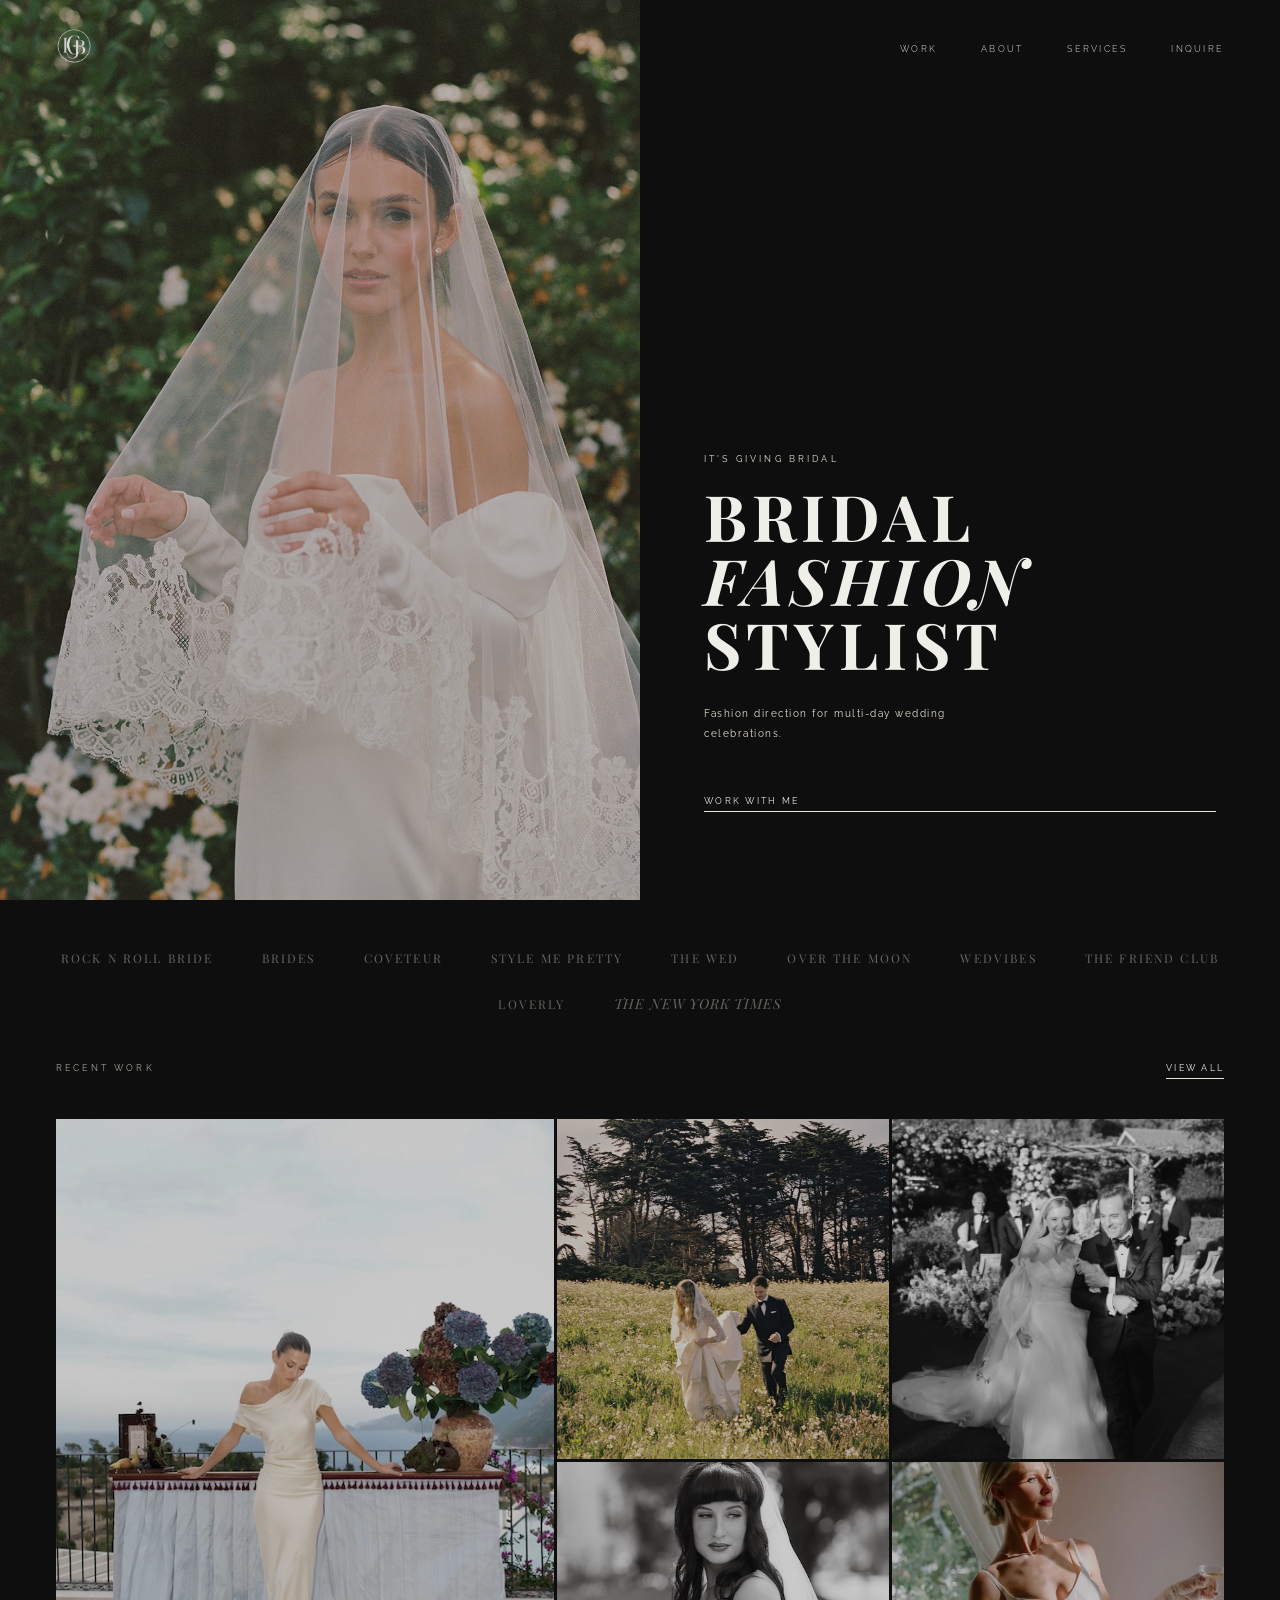
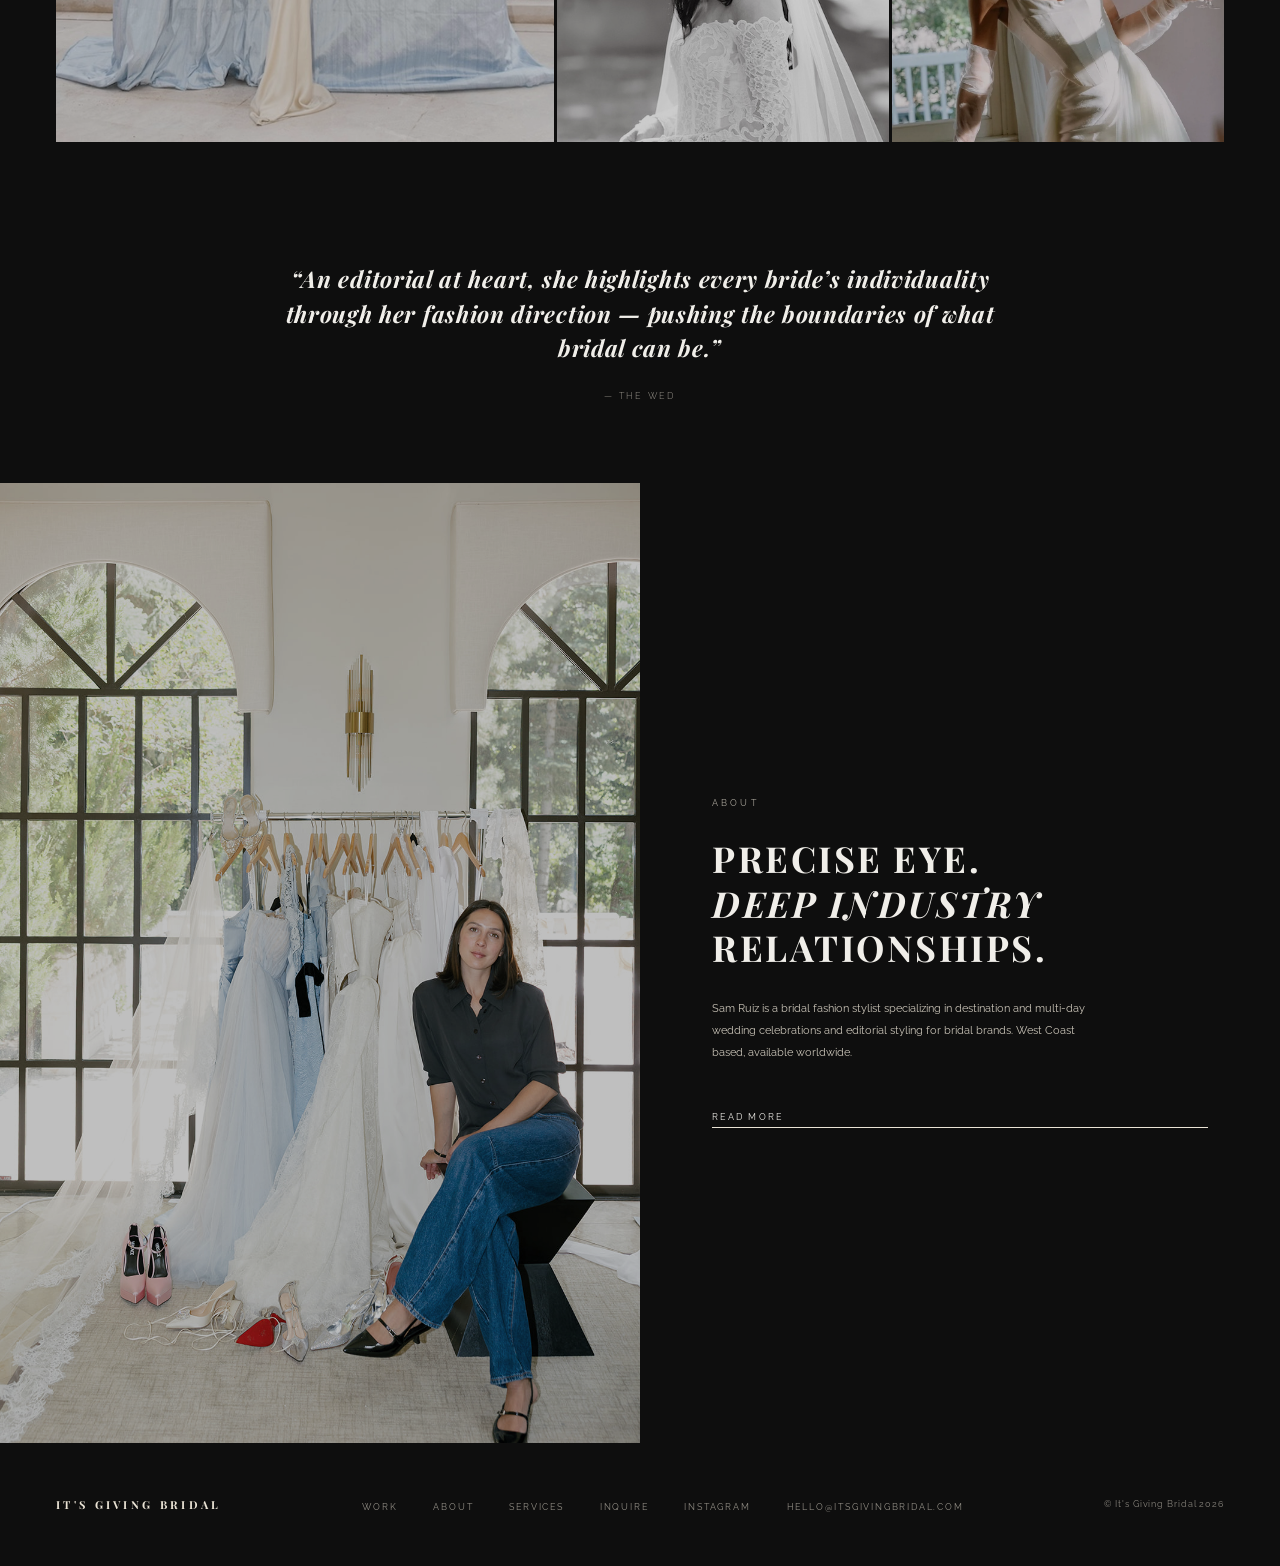
<file: index.html>
<!DOCTYPE html>
<html lang="en">
<head>
  <link rel="preconnect" href="https://www.googletagmanager.com">
  <link rel="preconnect" href="https://fonts.googleapis.com">
  <link rel="preconnect" href="https://fonts.gstatic.com" crossorigin>
  <meta charset="UTF-8">
  <meta name="viewport" content="width=device-width, initial-scale=1.0">
    <title>Luxury Bridal Fashion Stylist | It's Giving Bridal</title>
    <meta name="description" content="Sam Ruiz is a luxury bridal fashion stylist specializing in fashion direction for destination and multi-day wedding celebrations. West Coast based, available worldwide.">
  <link rel="canonical" href="https://itsgivingbridal.com/">
  <meta property="og:title" content="Luxury Bridal Fashion Stylist | It's Giving Bridal">
  <meta property="og:description" content="Sam Ruiz is a luxury bridal fashion stylist specializing in fashion direction for destination and multi-day wedding celebrations. West Coast based, available worldwide.">
  <meta property="og:image" content="https://itsgivingbridal.com/images/hero-bridal-fashion-stylist-sam-ruiz.jpg">
  <meta property="og:url" content="https://itsgivingbridal.com/">
  <meta property="og:type" content="website">
  <meta property="og:site_name" content="It's Giving Bridal">
  <meta name="twitter:card" content="summary_large_image">
  <meta name="twitter:title" content="Luxury Bridal Fashion Stylist | It's Giving Bridal">
  <meta name="twitter:description" content="Sam Ruiz is a luxury bridal fashion stylist specializing in fashion direction for destination and multi-day wedding celebrations. West Coast based, available worldwide.">
  <meta name="twitter:image" content="https://itsgivingbridal.com/images/hero-bridal-fashion-stylist-sam-ruiz.jpg">
  <link rel="stylesheet" href="style.css">
  <script type="application/ld+json">
  {
    "@context": "https://schema.org",
    "@type": "ProfessionalService",
    "name": "It's Giving Bridal",
    "founder": {
      "@type": "Person",
      "name": "Sam Ruiz",
      "jobTitle": "Bridal Fashion Stylist"
    },
    "description": "Luxury bridal fashion styling for destination and multi-day wedding celebrations. Editorial and campaign styling for bridal brands and creatives.",
    "url": "https://itsgivingbridal.com",
    "image": "https://itsgivingbridal.com/images/hero-bridal-fashion-stylist-sam-ruiz.jpg",
    "areaServed": {
      "@type": "Place",
      "name": "Worldwide"
    },
    "address": {
      "@type": "PostalAddress",
      "addressRegion": "West Coast",
      "addressCountry": "US"
    },
    "sameAs": [
      "https://www.instagram.com/itsgivingbridal/"
    ],
    "serviceType": ["Bridal Fashion Styling", "Editorial Styling", "Campaign Styling"]
  }
  </script>
  <style>

    /* HERO */
    .hero {
      height: 100vh;
      display: grid;
      grid-template-columns: 1fr 1fr;
      overflow: hidden;
    }

    .hero-image {
      position: relative;
      overflow: hidden;
      min-height: 100vh;
    }

    .hero-image img {
      width: 100%;
      height: 100%;
      object-fit: cover;
      filter: brightness(0.75);
      animation: slowzoom 14s ease-out forwards;
    }

    .hero-copy {
      display: flex;
      flex-direction: column;
      justify-content: flex-end;
      padding: 60px 64px 88px;
      background: var(--black);
    }

    .hero-eyebrow {
      font-family: var(--sans);
      font-size: 9px;
      letter-spacing: 0.35em;
      text-transform: uppercase;
      color: var(--champagne);
      margin-bottom: 20px;
      opacity: 0;
      animation: fadeup 1s ease forwards 0.3s;
    }

    .hero-title {
      font-family: var(--serif);
      font-size: clamp(44px, 5vw, 76px);
      font-weight: 700;
      letter-spacing: 0.08em;
      text-transform: uppercase;
      line-height: 1.0;
      color: var(--cloud);
      margin-bottom: 28px;
      opacity: 0;
      animation: fadeup 1s ease forwards 0.6s;
    }

    .hero-title em {
      font-style: italic;
      font-weight: 700;
      display: block;
      color: var(--cloud);
    }

    .hero-sub {
      font-family: var(--sans);
      font-size: 10px;
      letter-spacing: 0.15em;
      line-height: 2;
      color: var(--champagne);
      max-width: 300px;
      margin-bottom: 52px;
      opacity: 0;
      animation: fadeup 1s ease forwards 0.9s;
    }

    .hero-cta {
      opacity: 0;
      animation: fadeup 1s ease forwards 1.1s;
    }

    /* PRESS */
    .press {
      padding: 50px 56px;
    }

    .press-inner {
      display: flex;
      align-items: center;
      justify-content: center;
      gap: 28px 48px;
      flex-wrap: wrap;
      max-width: 1200px;
      margin: 0 auto;
    }

    .press-name {
      font-family: var(--serif);
      font-size: clamp(9px, 1.1vw, 12px);
      letter-spacing: 0.18em;
      text-transform: uppercase;
      color: var(--champagne);
      opacity: 0.4;
      white-space: nowrap;
      cursor: default;
    }

    .press-name.serif-italic {
      font-style: italic;
      letter-spacing: 0.06em;
      font-size: clamp(11px, 1.3vw, 14px);
    }

    /* WORK */
    .work {
      padding: 0 56px 40px;
    }

    .work-header {
      display: flex;
      justify-content: space-between;
      align-items: baseline;
      margin-bottom: 40px;
    }

    .work-grid {
      display: grid;
      grid-template-columns: 1.5fr 1fr 1fr;
      grid-template-rows: 340px 280px;
      gap: 3px;
    }

    .work-item {
      position: relative;
      overflow: hidden;
      cursor: default;
    }

    .work-item:first-child {
      grid-row: 1 / 3;
    }

    .work-item img {
      width: 100%;
      height: 100%;
      object-fit: cover;
      filter: brightness(0.8) grayscale(10%);
      transition: transform 0.8s ease, filter 0.5s ease;
    }

    .work-item:hover img {
      transform: scale(1.04);
      filter: brightness(0.9) grayscale(0%);
    }

    .work-item-overlay {
      position: absolute;
      inset: 0;
      background: linear-gradient(to top, rgba(14,14,14,0.85) 0%, transparent 50%);
      opacity: 0;
      transition: opacity 0.4s;
    }

    .work-item:hover .work-item-overlay { opacity: 1; }

    .work-item-info {
      position: absolute;
      bottom: 20px;
      left: 20px;
      transform: translateY(8px);
      opacity: 0;
      transition: opacity 0.4s, transform 0.4s;
    }

    .work-item:hover .work-item-info {
      opacity: 1;
      transform: translateY(0);
    }

    .work-item-title {
      font-family: var(--serif);
      font-size: 15px;
      font-style: italic;
      font-weight: 700;
      color: var(--cloud);
      letter-spacing: 0.04em;
    }

    .work-item-loc {
      font-family: var(--sans);
      font-size: 9px;
      letter-spacing: 0.2em;
      text-transform: uppercase;
      color: var(--champagne);
      margin-top: 5px;
    }

    /* ABOUT STRIP */
    .about-strip {
      display: grid;
      grid-template-columns: 1fr 1fr;
      min-height: 52vh;
    }

    .about-image {
      overflow: hidden;
      position: relative;
    }

    .about-image img {
      width: 100%;
      height: 100%;
      object-fit: cover;
      filter: brightness(0.75) grayscale(15%);
      transition: transform 0.8s ease;
    }

    .about-strip:hover .about-image img {
      transform: scale(1.03);
    }

    .about-content {
      background: var(--black);
      display: flex;
      flex-direction: column;
      justify-content: center;
      padding: 88px 72px;
    }

    .about-content .section-label {
      margin-bottom: 28px;
    }

    .about-title {
      font-family: var(--serif);
      font-size: clamp(26px, 2.8vw, 40px);
      font-weight: 700;
      letter-spacing: 0.07em;
      text-transform: uppercase;
      line-height: 1.25;
      color: var(--cloud);
      margin-bottom: 28px;
    }

    .about-title em {
      font-style: italic;
      font-weight: 700;
      color: var(--cloud);
      display: block;
    }

    .about-body {
      font-family: var(--sans);
      font-size: 11px;
      line-height: 2;
      color: var(--champagne);
      max-width: 380px;
      margin-bottom: 48px;
      opacity: 0.85;
    }

    /* PULL QUOTE */
    .press-quote {
      padding: 80px 56px;
      display: flex;
      align-items: center;
      justify-content: center;
      min-height: 280px;
    }

    .pull-quote {
      font-family: var(--serif);
      font-size: clamp(16px, 1.8vw, 24px);
      font-style: italic;
      font-weight: 700;
      letter-spacing: 0.03em;
      line-height: 1.5;
      color: var(--cloud);
      text-align: center;
      max-width: 760px;
      margin: 0;
    }

    .pull-quote cite {
      display: block;
      font-family: var(--sans);
      font-style: normal;
      font-size: 9px;
      letter-spacing: 0.25em;
      text-transform: uppercase;
      color: var(--champagne);
      opacity: 0.65;
      margin-top: 24px;
      font-weight: 300;
    }

    /* RESPONSIVE */
    @media (max-width: 900px) {
      .hero { grid-template-columns: 1fr; }
      .hero-image { min-height: 55vh; }
      .hero-copy { padding: 40px 32px 64px; }
      .work-grid {
        grid-template-columns: 1fr 1fr;
        grid-template-rows: auto;
      }
      .work-item:first-child { grid-row: auto; }
      .about-strip { grid-template-columns: 1fr; }
      .about-image { min-height: 50vh; }
      .about-content { padding: 60px 36px; }
      .work { padding: 0 56px 40px; }
      .press { padding: 50px 56px; }
      .press-inner { gap: 28px; }
      .press-quote { padding: 60px 28px; }
    }

  </style>
  <link rel="icon" href="images/igb_logo.png" type="image/png">
  <!-- Google tag (gtag.js) -->
  <script async src="https://www.googletagmanager.com/gtag/js?id=G-DQ7SMX7155"></script>
  <script>
    window.dataLayer = window.dataLayer || [];
    function gtag(){dataLayer.push(arguments);}
    gtag('js', new Date());
    gtag('config', 'G-DQ7SMX7155');
  </script>
  <!-- Meta Pixel Code -->
  <script>
  !function(f,b,e,v,n,t,s)
  {if(f.fbq)return;n=f.fbq=function(){n.callMethod?
  n.callMethod.apply(n,arguments):n.queue.push(arguments)};
  if(!f._fbq)f._fbq=n;n.push=n;n.loaded=!0;n.version='2.0';
  n.queue=[];t=b.createElement(e);t.async=!0;
  t.src=v;s=b.getElementsByTagName(e)[0];
  s.parentNode.insertBefore(t,s)}(window, document,'script',
  'https://connect.facebook.net/en_US/fbevents.js');
  fbq('init', '1424342332895542');
  fbq('track', 'PageView');
  </script>
  <noscript><img height="1" width="1" style="display:none"
  src="https://www.facebook.com/tr?id=1424342332895542&ev=PageView&noscript=1"
  /></noscript>
  <!-- End Meta Pixel Code -->
</head>
<body>

  <!-- NAV -->
  <nav id="nav">
    <a href="index.html" class="nav-logo"><img src="images/igb_logo.png" alt="It's Giving Bridal" class="nav-logo-img" loading="eager" fetchpriority="high"></a>
    <ul class="nav-links">
      <li><a href="work.html">Work</a></li>
      <li><a href="about.html">About</a></li>
      <li><a href="services.html">Services</a></li>
      <li><a href="inquire.html">Inquire</a></li>
    </ul>
    <div class="nav-hamburger" onclick="toggleMenu()">
      <span></span><span></span><span></span>
    </div>
  </nav>

  <!-- HERO -->
  <section class="hero">
    <div class="hero-image">
      <!-- REPLACE: swap src with your hero image path e.g. images/hero.jpg -->
      <img src="images/hero-bridal-fashion-stylist-sam-ruiz.jpg" alt="Bridal fashion styling by Sam Ruiz — destination wedding" loading="eager" fetchpriority="high">
    </div>
    <div class="hero-copy">
      <p class="hero-eyebrow">It's Giving Bridal</p>
      <h1 class="hero-title">
        BRIDAL<br>
        <em>FASHION</em> STYLIST
      </h1>
      <p class="hero-sub">Fashion direction for multi-day wedding celebrations.</p>
      <a href="services.html" class="text-link hero-cta">Work With Me</a>
    </div>
  </section>

  <!-- PRESS -->
  <section class="press">
    <div class="press-inner">
      <span class="press-name">Rock N Roll Bride</span>
      <span class="press-name">Brides</span>
      <span class="press-name">Coveteur</span>
      <span class="press-name">Style Me Pretty</span>
      <span class="press-name">The Wed</span>
      <span class="press-name">Over The Moon</span>
      <span class="press-name">Wedvibes</span>
      <span class="press-name">The Friend Club</span>
      <span class="press-name">Loverly</span>
      <span class="press-name serif-italic">The New York Times</span>
    </div>
  </section>

  <!-- WORK -->
  <section class="work">
    <div class="work-header">
      <span class="section-label">Recent Work</span>
      <a href="work.html" class="text-link">View All</a>
    </div>
    <div class="work-grid">
      <div class="work-item">
        <img src="images/editorial-bridal-styling-son-bunyola-mallorca.jpg" alt="Son Bunyola Mallorca editorial bridal styling" loading="eager" fetchpriority="high">
        <div class="work-item-overlay"></div>
        <div class="work-item-info">
          <div class="work-item-title">Son Bunyola</div>
          <div class="work-item-loc">Mallorca, Spain</div>
        </div>
      </div>
      <div class="work-item">
        <img src="images/bridal-fashion-styling-sea-ranch-lodge-couple-wildflower-field.webp" alt="Sea Ranch Lodge bridal fashion styling" style="object-position: center center;" loading="lazy">
        <div class="work-item-overlay"></div>
        <div class="work-item-info">
          <div class="work-item-title">Sea Ranch Lodge</div>
          <div class="work-item-loc">California Coast</div>
        </div>
      </div>
      <div class="work-item">
        <img src="images/bridal-fashion-styling-san-ysidro-ranch-ceremony-recessional.jpg" alt="San Ysidro Ranch bridal styling" loading="lazy">
        <div class="work-item-overlay"></div>
        <div class="work-item-info">
          <div class="work-item-title">San Ysidro Ranch</div>
          <div class="work-item-loc">Santa Barbara, California</div>
        </div>
      </div>
      <div class="work-item">
        <img src="images/bridal-fashion-styling-maximalist-wedding-wrensmoor.jpg" alt="Wrensmoor editorial wedding styling" style="object-position: center 30%;" loading="lazy">
        <div class="work-item-overlay"></div>
        <div class="work-item-info">
          <div class="work-item-title">Wrensmoor Castle</div>
          <div class="work-item-loc">Los Angeles, California</div>
        </div>
      </div>
      <div class="work-item">
        <img src="images/bridal-fashion-styling-louisiana-getting-ready-gloves.jpg" alt="Louisiana bridal fashion styling getting ready" style="object-position: center 20%;" loading="lazy">
        <div class="work-item-overlay"></div>
        <div class="work-item-info">
          <div class="work-item-title">Prud'homme-Rouquier House</div>
          <div class="work-item-loc">Natchitoches, Louisiana</div>
        </div>
      </div>
    </div>
  </section>

  <!-- PRESS QUOTE -->
  <section class="press-quote">
    <blockquote class="pull-quote">
      &ldquo;An editorial at heart, she highlights every bride&rsquo;s individuality through her fashion direction &mdash; pushing the boundaries of what bridal can be.&rdquo;
      <cite>— The Wed</cite>
    </blockquote>
  </section>

  <!-- ABOUT STRIP -->
  <section class="about-strip">
    <div class="about-image">
      <!-- REPLACE: swap with your portrait -->
      <img src="images/bridal-fashion-stylist-sam-ruiz-wardrobe-rack.jpg" alt="Sam Ruiz, bridal fashion stylist, with bridal wardrobe rack" loading="lazy">
    </div>
    <div class="about-content">
      <span class="section-label">About</span>
      <h2 class="about-title">
        PRECISE EYE.<br>
        <em>Deep Industry</em> RELATIONSHIPS.
      </h2>
      <p class="about-body">Sam Ruiz is a bridal fashion stylist specializing in destination and multi-day wedding celebrations and editorial styling for bridal brands. West Coast based, available worldwide.</p>
      <a href="about.html" class="text-link">Read More</a>
    </div>
  </section>
  <!-- FOOTER -->
  <footer>
    <span class="footer-logo">It's Giving Bridal</span>
    <ul class="footer-links">
      <li><a href="work.html">Work</a></li>
      <li><a href="about.html">About</a></li>
      <li><a href="services.html">Services</a></li>
      <li><a href="inquire.html">Inquire</a></li>
      <li><a href="https://www.instagram.com/itsgivingbridal/" target="_blank">Instagram</a></li>
      <li><a href="mailto:hello@itsgivingbridal.com">hello@itsgivingbridal.com</a></li>
    </ul>
    <span class="footer-copy">© It's Giving Bridal 2026</span>
  </footer>

  <script>
    window.addEventListener('scroll', () => {
      document.getElementById('nav').classList.toggle('scrolled', window.scrollY > 40);
    });

    function toggleMenu() {
      const links = document.querySelector('.nav-links');
      links.style.display = links.style.display === 'flex' ? 'none' : 'flex';
    }

    // Lightbox
    const lb = document.getElementById('lb');
    const lbImgWrap = document.getElementById('lb-img-wrap');
    const lbTitle = document.getElementById('lb-title');
    const lbLoc = document.getElementById('lb-loc');
    let lbItems = [];
    let lbIdx = 0;

    document.addEventListener('DOMContentLoaded', () => {
      lbItems = Array.from(document.querySelectorAll('.work-item'));
      lbItems.forEach((el, i) => {
        el.addEventListener('click', () => { lbIdx = i; showLb(); });
      });
    });

    function showLb() {
      const el = lbItems[lbIdx];
      const img = el.querySelector('img');
      const title = el.querySelector('.work-item-title').textContent;
      const loc = el.querySelector('.work-item-loc').textContent;
      lbImgWrap.innerHTML = '';
      const newImg = document.createElement('img');
      newImg.src = img.src;
      newImg.alt = img.alt;
      lbImgWrap.appendChild(newImg);
      lbTitle.textContent = title;
      lbLoc.textContent = loc;
      lb.classList.add('active');
      document.body.style.overflow = 'hidden';
    }

    function closeLb() { lb.classList.remove('active'); document.body.style.overflow = ''; }
    function lbNext() { lbIdx = (lbIdx + 1) % lbItems.length; showLb(); }
    function lbPrev() { lbIdx = (lbIdx - 1 + lbItems.length) % lbItems.length; showLb(); }

    document.addEventListener('keydown', e => {
      if (!lb.classList.contains('active')) return;
      if (e.key === 'Escape') closeLb();
      if (e.key === 'ArrowRight') lbNext();
      if (e.key === 'ArrowLeft') lbPrev();
    });

    lb.addEventListener('click', e => { if (e.target === lb) closeLb(); });
  </script>

</body>
</html>
</file>
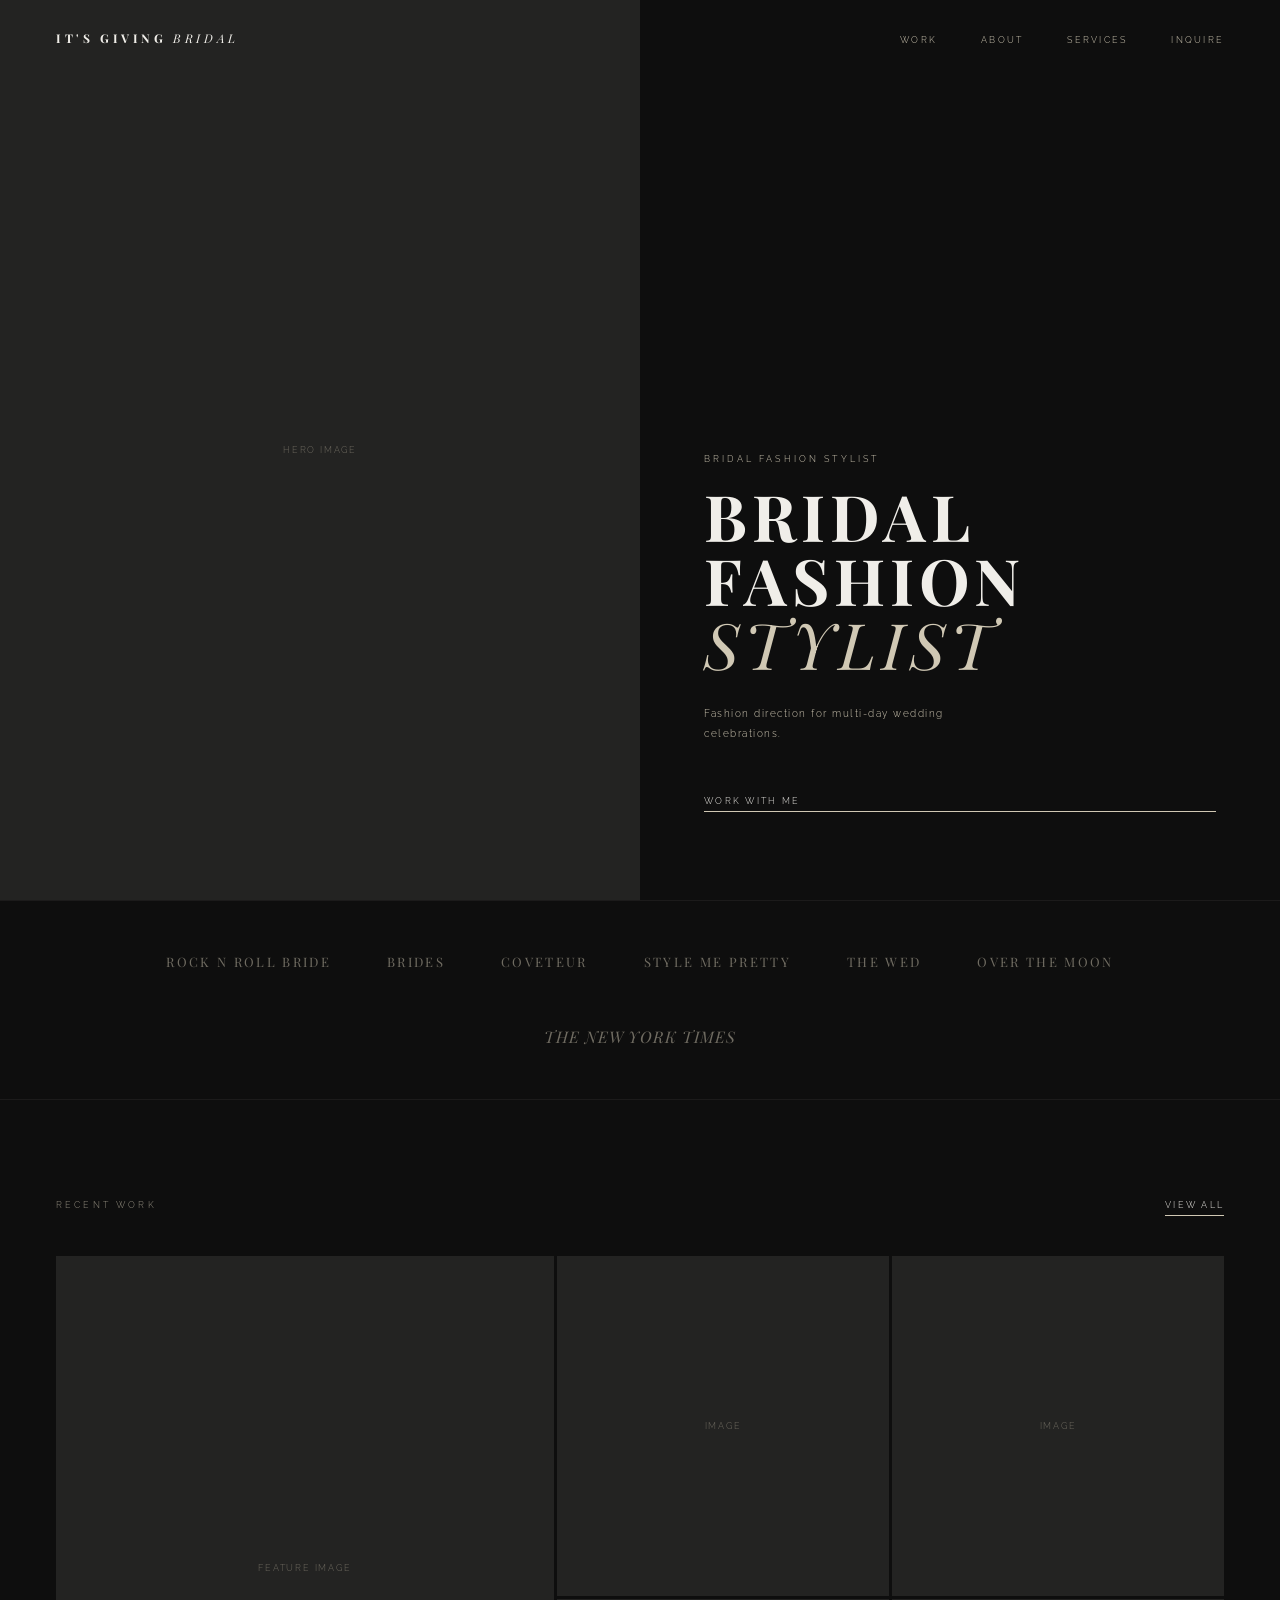
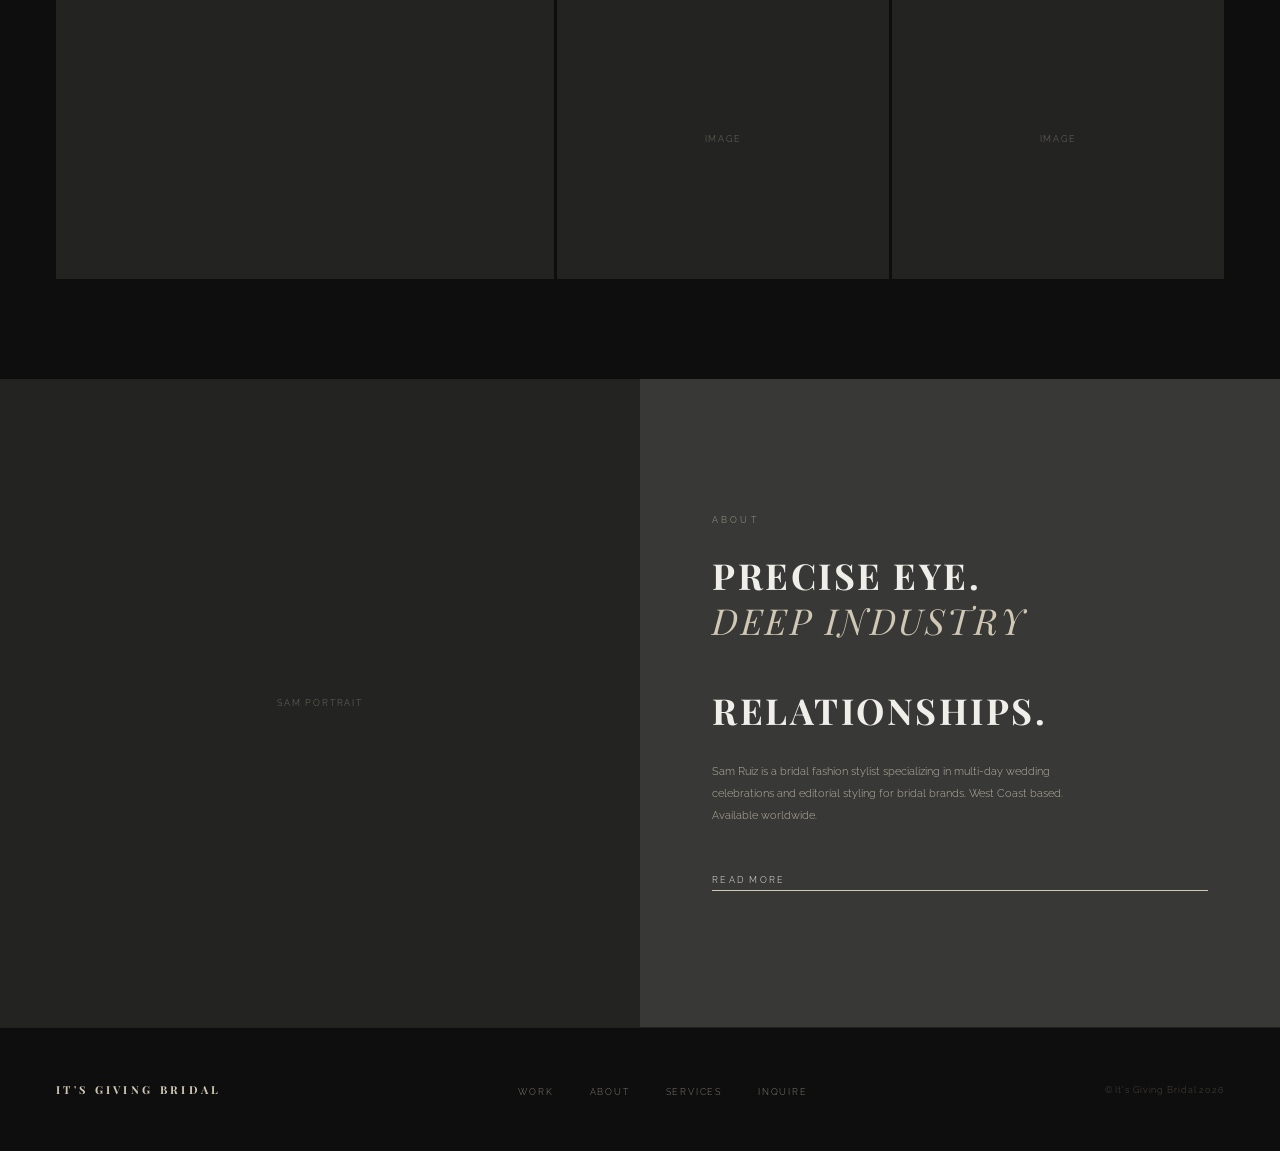
<file: its-giving-bridal/index.html>
<!DOCTYPE html>
<html lang="en">
<head>
  <meta charset="UTF-8">
  <meta name="viewport" content="width=device-width, initial-scale=1.0">
  <title>It's Giving Bridal — Bridal Fashion Stylist</title>
  <meta name="description" content="Sam Ruiz is a bridal fashion stylist specializing in fashion direction for destination and multi-day wedding celebrations. West Coast based. Available worldwide.">
  <link rel="stylesheet" href="style.css">
  <style>

    /* HERO */
    .hero {
      height: 100vh;
      display: grid;
      grid-template-columns: 1fr 1fr;
      overflow: hidden;
    }

    .hero-image {
      position: relative;
      overflow: hidden;
      min-height: 100vh;
    }

    .hero-image img {
      width: 100%;
      height: 100%;
      object-fit: cover;
      filter: brightness(0.75);
      animation: slowzoom 14s ease-out forwards;
    }

    .hero-copy {
      display: flex;
      flex-direction: column;
      justify-content: flex-end;
      padding: 60px 64px 88px;
      background: var(--black);
    }

    .hero-eyebrow {
      font-family: var(--sans);
      font-size: 9px;
      letter-spacing: 0.35em;
      text-transform: uppercase;
      color: var(--champagne);
      margin-bottom: 20px;
      opacity: 0;
      animation: fadeup 1s ease forwards 0.3s;
    }

    .hero-title {
      font-family: var(--serif);
      font-size: clamp(44px, 5vw, 76px);
      font-weight: 700;
      letter-spacing: 0.08em;
      text-transform: uppercase;
      line-height: 1.0;
      color: var(--cloud);
      margin-bottom: 28px;
      opacity: 0;
      animation: fadeup 1s ease forwards 0.6s;
    }

    .hero-title em {
      font-style: italic;
      font-weight: 400;
      display: block;
      color: var(--champagne);
    }

    .hero-sub {
      font-family: var(--sans);
      font-size: 10px;
      letter-spacing: 0.15em;
      line-height: 2;
      color: var(--champagne);
      max-width: 300px;
      margin-bottom: 52px;
      opacity: 0;
      animation: fadeup 1s ease forwards 0.9s;
    }

    .hero-cta {
      opacity: 0;
      animation: fadeup 1s ease forwards 1.1s;
    }

    /* PRESS */
    .press {
      padding: 52px 56px;
      border-top: 1px solid rgba(240,238,233,0.06);
      border-bottom: 1px solid rgba(240,238,233,0.06);
    }

    .press-inner {
      display: flex;
      align-items: center;
      justify-content: center;
      gap: 56px;
      flex-wrap: wrap;
    }

    .press-name {
      font-family: var(--serif);
      font-size: clamp(10px, 1.2vw, 13px);
      letter-spacing: 0.18em;
      text-transform: uppercase;
      color: var(--champagne);
      opacity: 0.5;
      transition: opacity 0.3s;
      white-space: nowrap;
    }

    .press-name:hover { opacity: 0.9; }

    .press-name.serif-italic {
      font-style: italic;
      letter-spacing: 0.06em;
      font-size: clamp(12px, 1.4vw, 16px);
    }

    /* WORK */
    .work {
      padding: 100px 56px;
    }

    .work-header {
      display: flex;
      justify-content: space-between;
      align-items: baseline;
      margin-bottom: 40px;
    }

    .work-grid {
      display: grid;
      grid-template-columns: 1.5fr 1fr 1fr;
      grid-template-rows: 340px 280px;
      gap: 3px;
    }

    .work-item {
      position: relative;
      overflow: hidden;
      cursor: pointer;
    }

    .work-item:first-child {
      grid-row: 1 / 3;
    }

    .work-item img {
      width: 100%;
      height: 100%;
      object-fit: cover;
      filter: brightness(0.8) grayscale(10%);
      transition: transform 0.8s ease, filter 0.5s ease;
    }

    .work-item:hover img {
      transform: scale(1.04);
      filter: brightness(0.9) grayscale(0%);
    }

    .work-item-overlay {
      position: absolute;
      inset: 0;
      background: linear-gradient(to top, rgba(14,14,14,0.85) 0%, transparent 50%);
      opacity: 0;
      transition: opacity 0.4s;
    }

    .work-item:hover .work-item-overlay { opacity: 1; }

    .work-item-info {
      position: absolute;
      bottom: 20px;
      left: 20px;
      transform: translateY(8px);
      opacity: 0;
      transition: opacity 0.4s, transform 0.4s;
    }

    .work-item:hover .work-item-info {
      opacity: 1;
      transform: translateY(0);
    }

    .work-item-title {
      font-family: var(--serif);
      font-size: 15px;
      font-style: italic;
      font-weight: 400;
      color: var(--cloud);
      letter-spacing: 0.04em;
    }

    .work-item-loc {
      font-family: var(--sans);
      font-size: 9px;
      letter-spacing: 0.2em;
      text-transform: uppercase;
      color: var(--champagne);
      margin-top: 5px;
    }

    /* ABOUT STRIP */
    .about-strip {
      display: grid;
      grid-template-columns: 1fr 1fr;
      min-height: 72vh;
    }

    .about-image {
      overflow: hidden;
      position: relative;
    }

    .about-image img {
      width: 100%;
      height: 100%;
      object-fit: cover;
      filter: brightness(0.75) grayscale(15%);
      transition: transform 0.8s ease;
    }

    .about-strip:hover .about-image img {
      transform: scale(1.03);
    }

    .about-content {
      background: var(--charcoal);
      display: flex;
      flex-direction: column;
      justify-content: center;
      padding: 88px 72px;
    }

    .about-content .section-label {
      margin-bottom: 28px;
    }

    .about-title {
      font-family: var(--serif);
      font-size: clamp(26px, 2.8vw, 40px);
      font-weight: 700;
      letter-spacing: 0.07em;
      text-transform: uppercase;
      line-height: 1.25;
      color: var(--cloud);
      margin-bottom: 28px;
    }

    .about-title em {
      font-style: italic;
      font-weight: 400;
      color: var(--champagne);
      display: block;
    }

    .about-body {
      font-family: var(--sans);
      font-size: 11px;
      line-height: 2;
      color: var(--champagne);
      max-width: 380px;
      margin-bottom: 48px;
      opacity: 0.85;
    }

    /* RESPONSIVE */
    @media (max-width: 900px) {
      .hero { grid-template-columns: 1fr; }
      .hero-image { min-height: 55vh; }
      .hero-copy { padding: 40px 32px 64px; }
      .work-grid {
        grid-template-columns: 1fr 1fr;
        grid-template-rows: auto;
      }
      .work-item:first-child { grid-row: auto; }
      .about-strip { grid-template-columns: 1fr; }
      .about-image { min-height: 50vh; }
      .about-content { padding: 60px 36px; }
      .work { padding: 72px 28px; }
      .press { padding: 40px 28px; }
      .press-inner { gap: 28px; }
    }
  </style>
</head>
<body>

  <!-- NAV -->
  <nav id="nav">
    <a href="index.html" class="nav-logo">It's Giving <em>Bridal</em></a>
    <ul class="nav-links">
      <li><a href="work.html">Work</a></li>
      <li><a href="about.html">About</a></li>
      <li><a href="services.html">Services</a></li>
      <li><a href="inquire.html">Inquire</a></li>
    </ul>
    <div class="nav-hamburger" onclick="toggleMenu()">
      <span></span><span></span><span></span>
    </div>
  </nav>

  <!-- HERO -->
  <section class="hero">
    <div class="hero-image">
      <!-- REPLACE: swap src with your hero image path e.g. images/hero.jpg -->
      <div class="img-placeholder" style="min-height:100vh;"><span>Hero Image</span></div>
    </div>
    <div class="hero-copy">
      <p class="hero-eyebrow">Bridal Fashion Stylist</p>
      <h1 class="hero-title">
        BRIDAL<br>
        FASHION<br>
        <em>STYLIST</em>
      </h1>
      <p class="hero-sub">Fashion direction for multi-day wedding celebrations.</p>
      <a href="inquire.html" class="text-link hero-cta">Work With Me</a>
    </div>
  </section>

  <!-- PRESS -->
  <section class="press">
    <div class="press-inner">
      <span class="press-name">Rock N Roll Bride</span>
      <span class="press-name">Brides</span>
      <span class="press-name">Coveteur</span>
      <span class="press-name">Style Me Pretty</span>
      <span class="press-name">The Wed</span>
      <span class="press-name">Over The Moon</span>
      <span class="press-name serif-italic">The New York Times</span>
    </div>
  </section>

  <!-- WORK -->
  <section class="work">
    <div class="work-header">
      <span class="section-label">Recent Work</span>
      <a href="work.html" class="text-link">View All</a>
    </div>
    <div class="work-grid">
      <div class="work-item">
        <!-- REPLACE: swap with your image -->
        <div class="img-placeholder"><span>Feature Image</span></div>
        <div class="work-item-overlay"></div>
        <div class="work-item-info">
          <div class="work-item-title">Chic Summer Wedding</div>
          <div class="work-item-loc">Sonoma, California</div>
        </div>
      </div>
      <div class="work-item">
        <div class="img-placeholder"><span>Image</span></div>
        <div class="work-item-overlay"></div>
        <div class="work-item-info">
          <div class="work-item-title">Elevated Southern Wedding</div>
          <div class="work-item-loc">Louisiana</div>
        </div>
      </div>
      <div class="work-item">
        <div class="img-placeholder"><span>Image</span></div>
        <div class="work-item-overlay"></div>
        <div class="work-item-info">
          <div class="work-item-title">Sea Ranch Lodge</div>
          <div class="work-item-loc">California Coast</div>
        </div>
      </div>
      <div class="work-item">
        <div class="img-placeholder"><span>Image</span></div>
        <div class="work-item-overlay"></div>
        <div class="work-item-info">
          <div class="work-item-title">Whimsical Spring Wedding</div>
          <div class="work-item-loc">Hawaii</div>
        </div>
      </div>
      <div class="work-item">
        <div class="img-placeholder"><span>Image</span></div>
        <div class="work-item-overlay"></div>
        <div class="work-item-info">
          <div class="work-item-title">Editorial: Unbound</div>
          <div class="work-item-loc">LOHO</div>
        </div>
      </div>
    </div>
  </section>

  <!-- ABOUT STRIP -->
  <section class="about-strip">
    <div class="about-image">
      <!-- REPLACE: swap with your portrait -->
      <div class="img-placeholder"><span>Sam Portrait</span></div>
    </div>
    <div class="about-content">
      <span class="section-label">About</span>
      <h2 class="about-title">
        PRECISE EYE.<br>
        <em>Deep Industry</em><br>
        RELATIONSHIPS.
      </h2>
      <p class="about-body">Sam Ruiz is a bridal fashion stylist specializing in multi-day wedding celebrations and editorial styling for bridal brands. West Coast based. Available worldwide.</p>
      <a href="about.html" class="text-link">Read More</a>
    </div>
  </section>

  <!-- FOOTER -->
  <footer>
    <span class="footer-logo">It's Giving Bridal</span>
    <ul class="footer-links">
      <li><a href="work.html">Work</a></li>
      <li><a href="about.html">About</a></li>
      <li><a href="services.html">Services</a></li>
      <li><a href="inquire.html">Inquire</a></li>
    </ul>
    <span class="footer-copy">© It's Giving Bridal 2026</span>
  </footer>

  <script>
    // Nav scroll behavior
    window.addEventListener('scroll', () => {
      document.getElementById('nav').classList.toggle('scrolled', window.scrollY > 40);
    });

    // Mobile menu
    function toggleMenu() {
      const links = document.querySelector('.nav-links');
      links.style.display = links.style.display === 'flex' ? 'none' : 'flex';
    }
  </script>

</body>
</html>
</file>
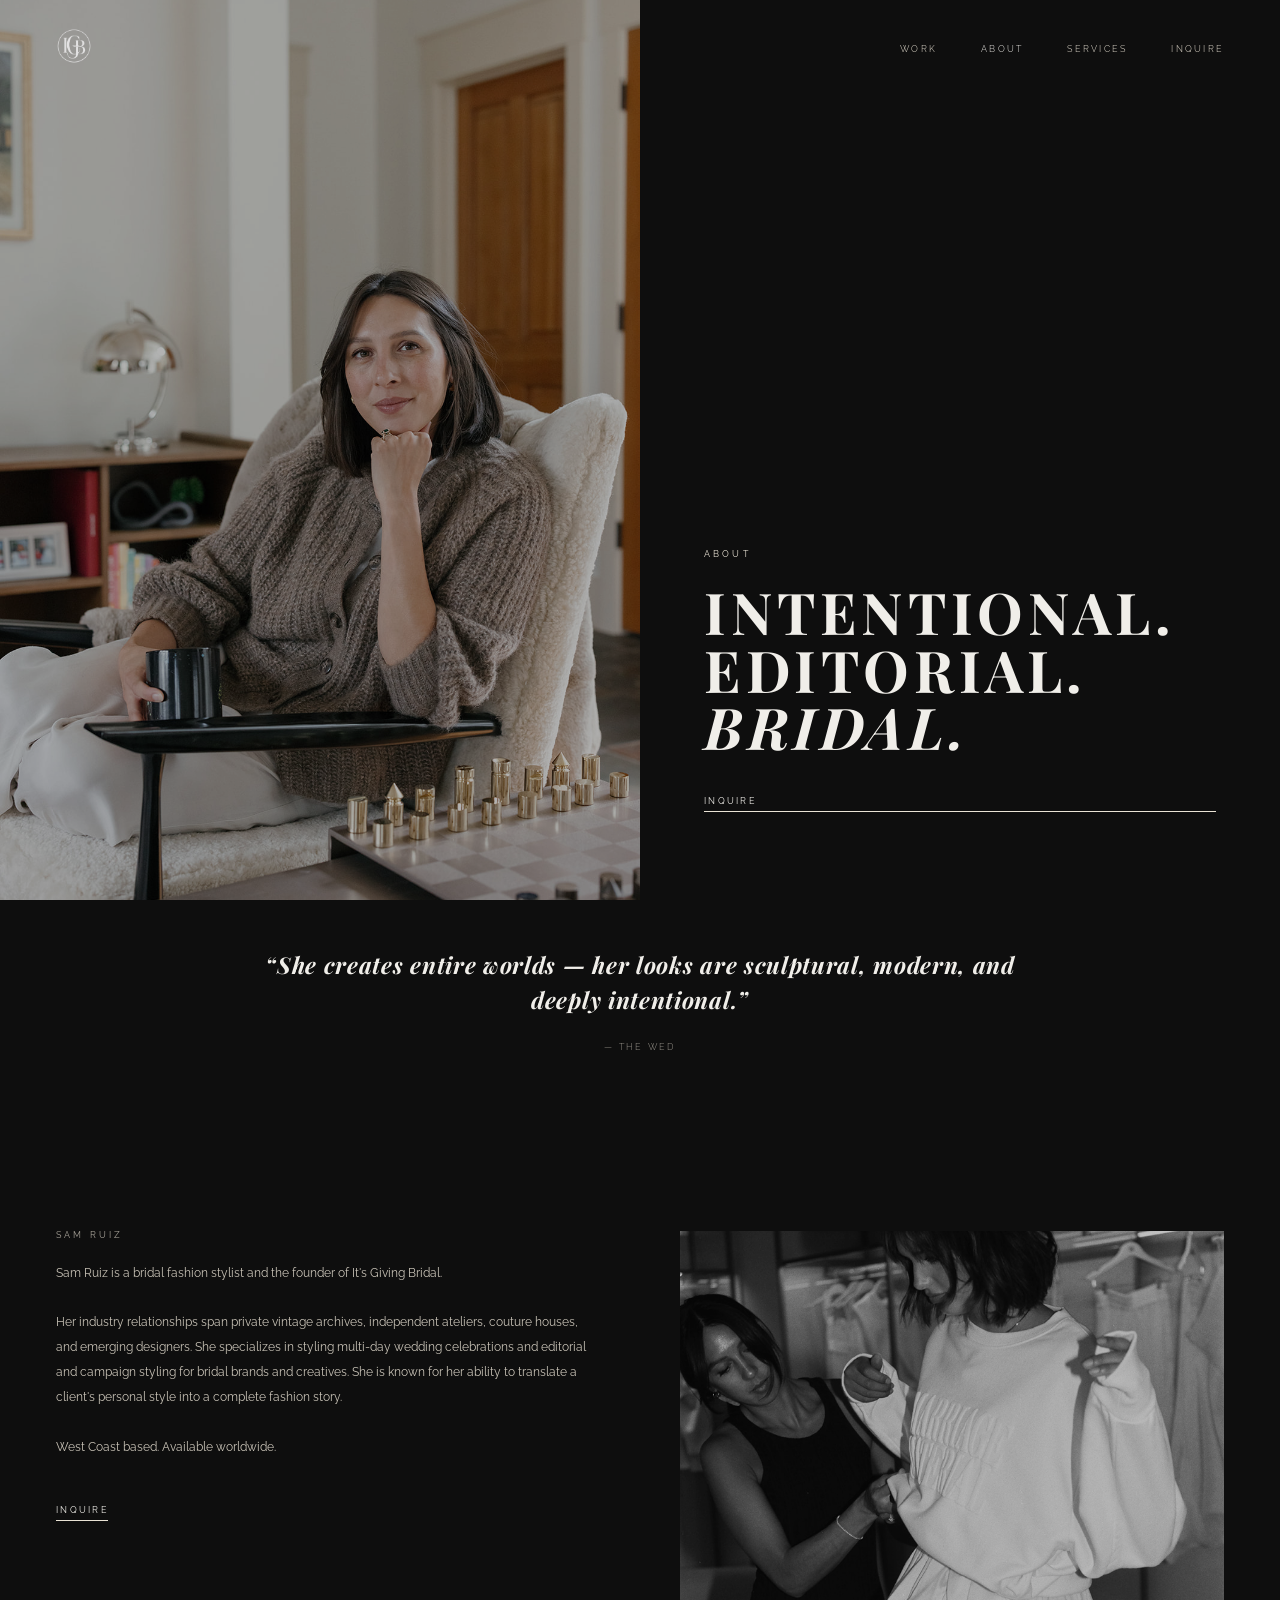
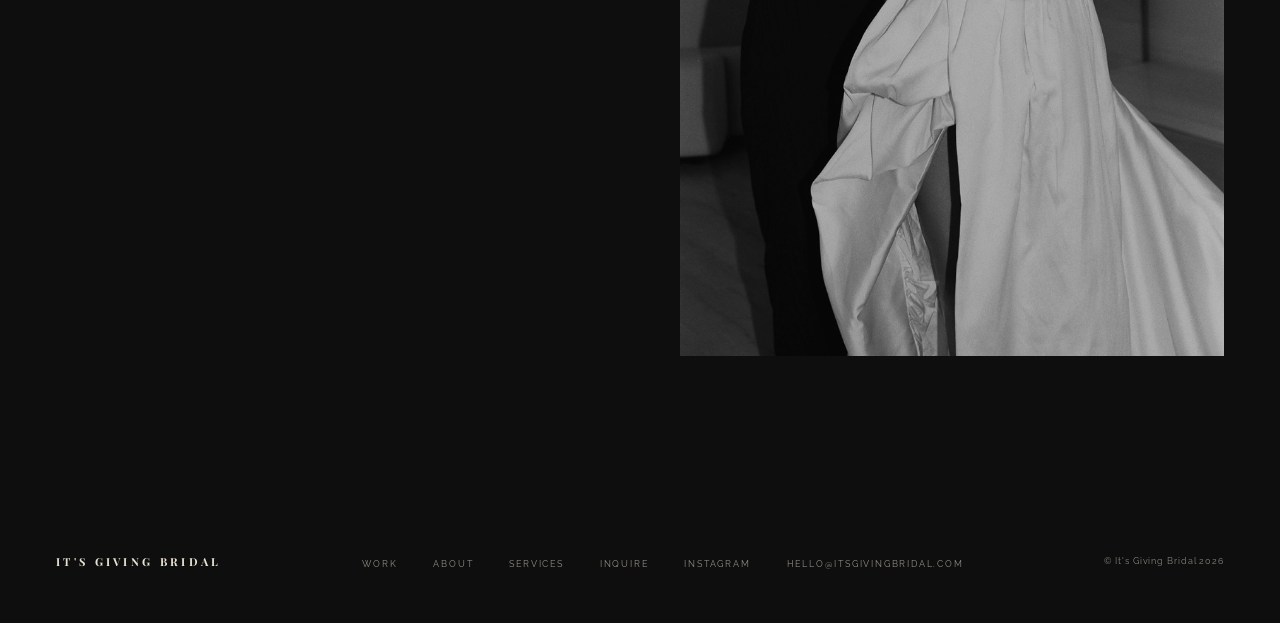
<file: about.html>
<!DOCTYPE html>
<html lang="en">
<head>
  <link rel="preconnect" href="https://www.googletagmanager.com">
  <link rel="preconnect" href="https://fonts.googleapis.com">
  <link rel="preconnect" href="https://fonts.gstatic.com" crossorigin>
  <meta charset="UTF-8">
  <meta name="viewport" content="width=device-width, initial-scale=1.0">
    <title>About Sam Ruiz — Luxury Bridal Fashion Stylist | It's Giving Bridal</title>
    <meta name="description" content="Sam Ruiz is a luxury bridal fashion stylist and founder of It's Giving Bridal. West Coast based, available worldwide. As seen in The New York Times, Brides, and Coveteur.">
  <link rel="canonical" href="https://itsgivingbridal.com/about">
  <meta property="og:title" content="About Sam Ruiz — Luxury Bridal Fashion Stylist | It's Giving Bridal">
  <meta property="og:description" content="Sam Ruiz is a luxury bridal fashion stylist and founder of It's Giving Bridal. West Coast based, available worldwide. As seen in The New York Times, Brides, and Coveteur.">
  <meta property="og:image" content="https://itsgivingbridal.com/images/sam-ruiz-bridal-fashion-stylist.jpg">
  <meta property="og:url" content="https://itsgivingbridal.com/about">
  <meta property="og:type" content="website">
  <meta property="og:site_name" content="It's Giving Bridal">
  <meta name="twitter:card" content="summary_large_image">
  <meta name="twitter:title" content="About Sam Ruiz — Luxury Bridal Fashion Stylist | It's Giving Bridal">
  <meta name="twitter:description" content="Sam Ruiz is a luxury bridal fashion stylist and founder of It's Giving Bridal. West Coast based, available worldwide. As seen in The New York Times, Brides, and Coveteur.">
  <meta name="twitter:image" content="https://itsgivingbridal.com/images/sam-ruiz-bridal-fashion-stylist.jpg">
  <link rel="stylesheet" href="style.css">
  <style>

    /* PAGE HERO */
    .page-hero {
      height: 100vh;
      display: grid;
      grid-template-columns: 1fr 1fr;
      overflow: hidden;
    }

    .page-hero-image {
      overflow: hidden;
      position: relative;
    }

    .page-hero-image img {
      width: 100%;
      height: 100%;
      object-fit: cover;
      filter: brightness(0.7) grayscale(10%);
      animation: slowzoom 14s ease-out forwards;
    }

    .page-hero-content {
      display: flex;
      flex-direction: column;
      justify-content: flex-end;
      padding: 60px 64px 88px;
      background: var(--black);
    }

    .page-hero-content .section-label {
      margin-bottom: 24px;
      opacity: 0;
      animation: fadeup 1s ease forwards 0.3s;
    }

    .page-title {
      font-family: var(--serif);
      font-size: clamp(40px, 4.5vw, 68px);
      font-weight: 700;
      letter-spacing: 0.08em;
      text-transform: uppercase;
      line-height: 1.0;
      color: var(--cloud);
      margin-bottom: 40px;
      opacity: 0;
      animation: fadeup 1s ease forwards 0.5s;
    }

    .page-title em {
      font-style: italic;
      font-weight: 700;
      color: var(--cloud);
      display: block;
    }

    /* BIO SECTION */
    .bio {
      display: grid;
      grid-template-columns: 1fr 1fr;
      gap: 80px;
      padding: 120px 56px;
      max-width: 1400px;
      margin: 0 auto;
    }

    .bio-left .section-label {
      margin-bottom: 36px;
    }

    .bio-text p {
      font-family: var(--sans);
      font-size: 12px;
      line-height: 2.1;
      color: var(--champagne);
      margin-bottom: 24px;
      opacity: 0.85;
    }

    .bio-text p:last-child { margin-bottom: 0; }

    .bio-right {
      display: flex;
      flex-direction: column;
      justify-content: flex-start;
      padding-top: 8px;
    }

    .bio-image {
      width: 100%;
      aspect-ratio: 3/4;
      overflow: hidden;
      margin-bottom: 24px;
    }

    .bio-image img {
      width: 100%;
      height: 100%;
      object-fit: cover;
      filter: brightness(0.8) grayscale(10%);
      transition: transform 0.8s ease;
    }

    .bio-image:hover img { transform: scale(1.03); }

    .bio-detail {
      font-family: var(--sans);
      font-size: 9px;
      letter-spacing: 0.25em;
      text-transform: uppercase;
      color: var(--champagne);
      opacity: 0.65;
    }

    /* PRESS STRIP */
    .press {
      padding: 52px 56px;
    }

    .press-inner {
      display: flex;
      align-items: center;
      justify-content: center;
      gap: 56px;
      flex-wrap: wrap;
    }

    .press-name {
      font-family: var(--serif);
      font-size: clamp(10px, 1.2vw, 13px);
      letter-spacing: 0.18em;
      text-transform: uppercase;
      color: var(--champagne);
      opacity: 0.6;
      transition: opacity 0.3s;
      white-space: nowrap;
    }

    .press-name:hover { opacity: 0.9; }
    .press-name.serif-italic { font-style: italic; letter-spacing: 0.06em; font-size: clamp(12px, 1.4vw, 16px); }

    /* CTA STRIP */
    .cta-strip {
      padding: 100px 56px;
      text-align: center;
      display: flex;
      flex-direction: column;
      align-items: center;
      gap: 40px;
    }

    .cta-strip-title {
      font-family: var(--serif);
      font-size: clamp(28px, 3vw, 44px);
      font-weight: 700;
      letter-spacing: 0.08em;
      text-transform: uppercase;
      color: var(--cloud);
      line-height: 1.2;
    }

    .cta-strip-title em {
      font-style: italic;
      font-weight: 700;
      color: var(--cloud);
      display: block;
    }

    /* RESPONSIVE */
    @media (max-width: 900px) {
      .page-hero { grid-template-columns: 1fr; }
      .page-hero-image { min-height: 55vh; }
      .page-hero-content { padding: 40px 32px 64px; }
      .bio { grid-template-columns: 1fr; gap: 48px; padding: 72px 28px; }
      .bio-right { order: -1; }
    }

    /* PULL QUOTE */
    .press-quote {
      padding: 48px 56px;
      display: flex;
      justify-content: center;
    }

    .pull-quote {
      font-family: var(--serif);
      font-size: clamp(16px, 1.8vw, 24px);
      font-style: italic;
      font-weight: 700;
      letter-spacing: 0.03em;
      line-height: 1.5;
      color: var(--cloud);
      text-align: center;
      max-width: 760px;
      margin: 0;
    }

    .pull-quote cite {
      display: block;
      font-family: var(--sans);
      font-style: normal;
      font-size: 9px;
      letter-spacing: 0.25em;
      text-transform: uppercase;
      color: var(--champagne);
      opacity: 0.65;
      margin-top: 24px;
      font-weight: 300;
    }

    @media (max-width: 900px) {
      .press-quote { padding: 60px 28px; }
    }
  </style>
  <link rel="icon" href="images/igb_logo.png" type="image/png">
  <!-- Google tag (gtag.js) -->
  <script async src="https://www.googletagmanager.com/gtag/js?id=G-DQ7SMX7155"></script>
  <script>
    window.dataLayer = window.dataLayer || [];
    function gtag(){dataLayer.push(arguments);}
    gtag('js', new Date());
    gtag('config', 'G-DQ7SMX7155');
  </script>
  <!-- Meta Pixel Code -->
  <script>
  !function(f,b,e,v,n,t,s)
  {if(f.fbq)return;n=f.fbq=function(){n.callMethod?
  n.callMethod.apply(n,arguments):n.queue.push(arguments)};
  if(!f._fbq)f._fbq=n;n.push=n;n.loaded=!0;n.version='2.0';
  n.queue=[];t=b.createElement(e);t.async=!0;
  t.src=v;s=b.getElementsByTagName(e)[0];
  s.parentNode.insertBefore(t,s)}(window, document,'script',
  'https://connect.facebook.net/en_US/fbevents.js');
  fbq('init', '1424342332895542');
  fbq('track', 'PageView');
  </script>
  <noscript><img height="1" width="1" style="display:none"
  src="https://www.facebook.com/tr?id=1424342332895542&ev=PageView&noscript=1"
  /></noscript>
  <!-- End Meta Pixel Code -->
</head>
<body>
  <h1 style="position:absolute;width:1px;height:1px;padding:0;margin:-1px;overflow:hidden;clip:rect(0,0,0,0);white-space:nowrap;border:0;">Sam Ruiz — Luxury Bridal Fashion Stylist | It's Giving Bridal</h1>

  <!-- NAV -->
  <nav id="nav">
    <a href="index.html" class="nav-logo"><img src="images/igb_logo.png" alt="It's Giving Bridal" class="nav-logo-img" loading="eager" fetchpriority="high"></a>
    <ul class="nav-links">
      <li><a href="work.html">Work</a></li>
      <li><a href="about.html" class="active">About</a></li>
      <li><a href="services.html">Services</a></li>
      <li><a href="inquire.html">Inquire</a></li>
    </ul>
    <div class="nav-hamburger" onclick="toggleMenu()">
      <span></span><span></span><span></span>
    </div>
  </nav>

  <!-- PAGE HERO -->
  <section class="page-hero">
    <div class="page-hero-image">
      <img src="images/sam-ruiz-bridal-fashion-stylist.jpg" alt="Sam Ruiz, founder of It's Giving Bridal" loading="eager" fetchpriority="high">
    </div>
    <div class="page-hero-content">
      <span class="section-label">About</span>
      <h1 class="page-title">
        INTENTIONAL.<br>
        EDITORIAL.<br>
        <em>Bridal.</em>
      </h1>
      <a href="inquire.html" class="text-link">Inquire</a>
    </div>
  </section>

  <!-- PRESS QUOTE -->
  <section class="press-quote">
    <blockquote class="pull-quote">
      &ldquo;She creates entire worlds &mdash; her looks are sculptural, modern, and deeply intentional.&rdquo;
      <cite>— The Wed</cite>
    </blockquote>
  </section>

  <!-- BIO -->
  <section class="bio">
    <div class="bio-left">
      <span class="section-label">Sam Ruiz</span>
      <br><br>
      <div class="bio-text">
        <p>Sam Ruiz is a bridal fashion stylist and the founder of It's Giving Bridal.</p>
        <p>Her industry relationships span private vintage archives, independent ateliers, couture houses, and emerging designers. She specializes in styling multi-day wedding celebrations and editorial and campaign styling for bridal brands and creatives. She is known for her ability to translate a client's personal style into a complete fashion story.</p>
        <p>West Coast based. Available worldwide.</p>
      </div>
      <br><br>
      <a href="inquire.html" class="text-link">Inquire</a>
    </div>
    <div class="bio-right">
      <div class="bio-image">
        <img src="images/sam-ruiz-bridal-stylist-fitting.jpg" alt="Sam Ruiz, bridal fashion stylist, West Coast" loading="lazy">
      </div>
    </div>
  </section>

  <!-- FOOTER -->
  <footer>
    <span class="footer-logo">It's Giving Bridal</span>
    <ul class="footer-links">
      <li><a href="work.html">Work</a></li>
      <li><a href="about.html">About</a></li>
      <li><a href="services.html">Services</a></li>
      <li><a href="inquire.html">Inquire</a></li>
      <li><a href="https://www.instagram.com/itsgivingbridal/" target="_blank">Instagram</a></li>
      <li><a href="mailto:hello@itsgivingbridal.com">hello@itsgivingbridal.com</a></li>
    </ul>
    <span class="footer-copy">© It's Giving Bridal 2026</span>
  </footer>

  <script>
    window.addEventListener('scroll', () => {
      document.getElementById('nav').classList.toggle('scrolled', window.scrollY > 40);
    });
    function toggleMenu() {
      const links = document.querySelector('.nav-links');
      links.style.display = links.style.display === 'flex' ? 'none' : 'flex';
    }
  </script>

</body>
</html>
</file>
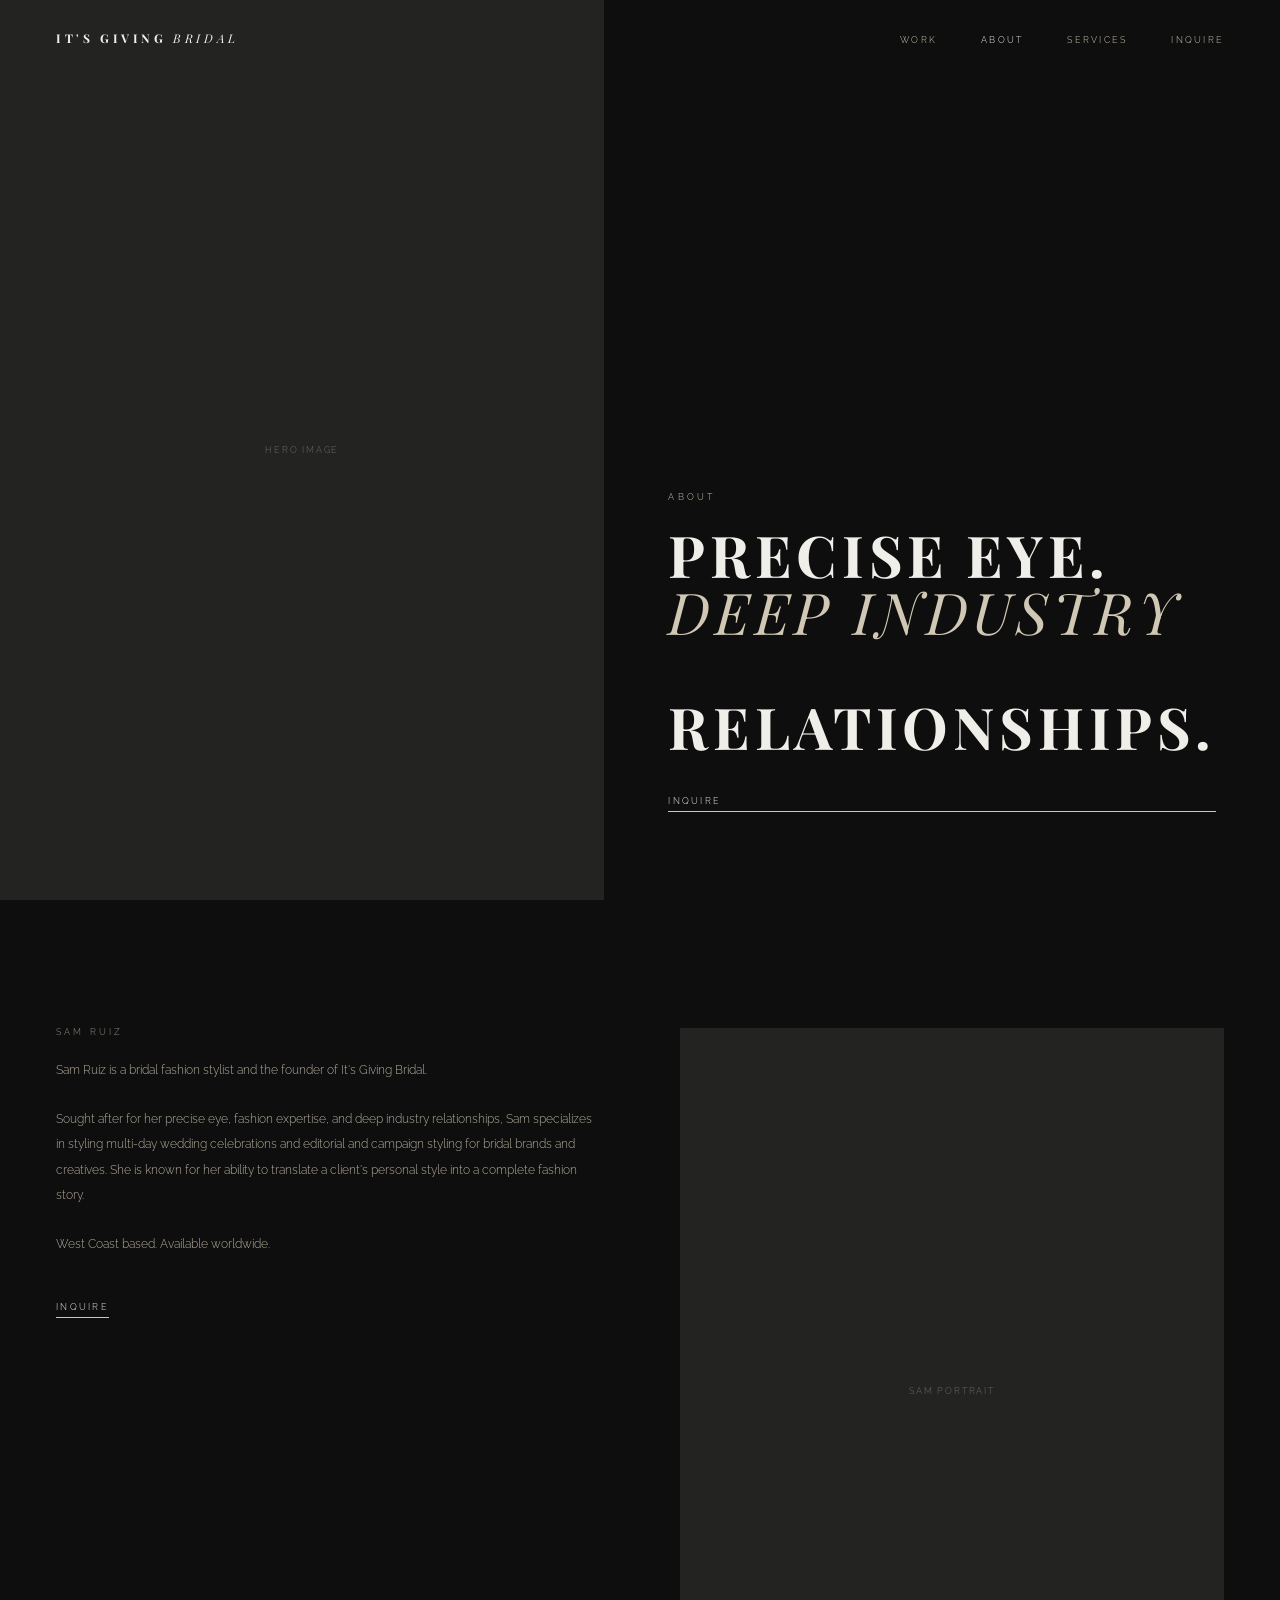
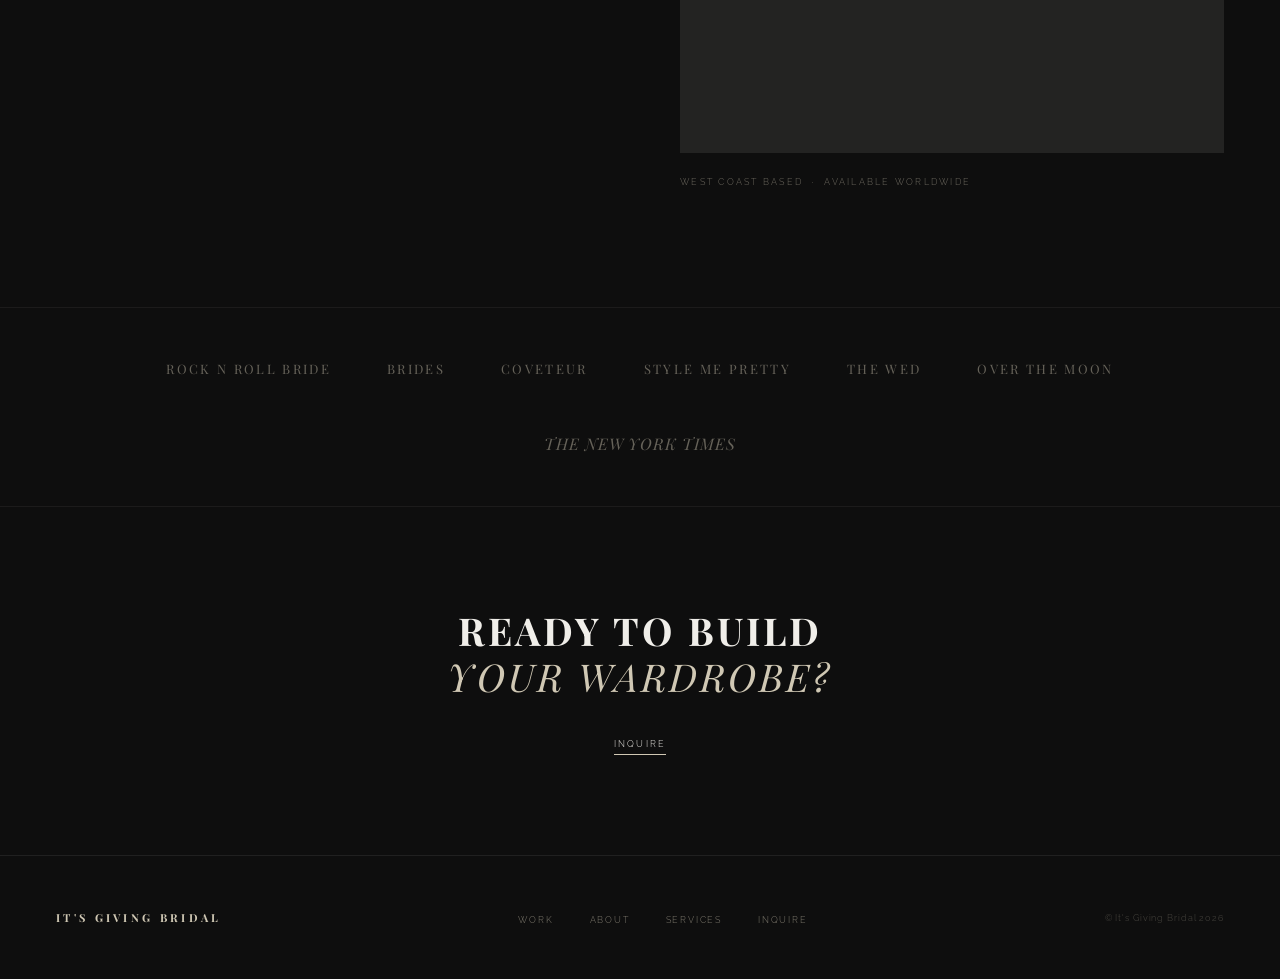
<file: its-giving-bridal/about.html>
<!DOCTYPE html>
<html lang="en">
<head>
  <meta charset="UTF-8">
  <meta name="viewport" content="width=device-width, initial-scale=1.0">
  <title>About — It's Giving Bridal</title>
  <meta name="description" content="Sam Ruiz is a bridal fashion stylist sought after for her precise eye, fashion expertise, and deep industry relationships.">
  <link rel="stylesheet" href="style.css">
  <style>

    /* PAGE HERO */
    .page-hero {
      height: 100vh;
      display: grid;
      grid-template-columns: 1fr 1fr;
      overflow: hidden;
    }

    .page-hero-image {
      overflow: hidden;
      position: relative;
    }

    .page-hero-image img {
      width: 100%;
      height: 100%;
      object-fit: cover;
      filter: brightness(0.7) grayscale(10%);
      animation: slowzoom 14s ease-out forwards;
    }

    .page-hero-content {
      display: flex;
      flex-direction: column;
      justify-content: flex-end;
      padding: 60px 64px 88px;
      background: var(--black);
    }

    .page-hero-content .section-label {
      margin-bottom: 24px;
      opacity: 0;
      animation: fadeup 1s ease forwards 0.3s;
    }

    .page-title {
      font-family: var(--serif);
      font-size: clamp(40px, 4.5vw, 68px);
      font-weight: 700;
      letter-spacing: 0.08em;
      text-transform: uppercase;
      line-height: 1.0;
      color: var(--cloud);
      margin-bottom: 40px;
      opacity: 0;
      animation: fadeup 1s ease forwards 0.5s;
    }

    .page-title em {
      font-style: italic;
      font-weight: 400;
      color: var(--champagne);
      display: block;
    }

    /* BIO SECTION */
    .bio {
      display: grid;
      grid-template-columns: 1fr 1fr;
      gap: 80px;
      padding: 120px 56px;
      max-width: 1400px;
      margin: 0 auto;
    }

    .bio-left .section-label {
      margin-bottom: 36px;
    }

    .bio-text p {
      font-family: var(--sans);
      font-size: 12px;
      line-height: 2.1;
      color: var(--champagne);
      margin-bottom: 24px;
      opacity: 0.85;
    }

    .bio-text p:last-child { margin-bottom: 0; }

    .bio-right {
      display: flex;
      flex-direction: column;
      justify-content: flex-start;
      padding-top: 8px;
    }

    .bio-image {
      width: 100%;
      aspect-ratio: 3/4;
      overflow: hidden;
      margin-bottom: 24px;
    }

    .bio-image img {
      width: 100%;
      height: 100%;
      object-fit: cover;
      filter: brightness(0.8) grayscale(10%);
      transition: transform 0.8s ease;
    }

    .bio-image:hover img { transform: scale(1.03); }

    .bio-detail {
      font-family: var(--sans);
      font-size: 9px;
      letter-spacing: 0.25em;
      text-transform: uppercase;
      color: var(--champagne);
      opacity: 0.5;
    }

    /* PRESS STRIP */
    .press {
      padding: 52px 56px;
      border-top: 1px solid rgba(240,238,233,0.06);
      border-bottom: 1px solid rgba(240,238,233,0.06);
    }

    .press-inner {
      display: flex;
      align-items: center;
      justify-content: center;
      gap: 56px;
      flex-wrap: wrap;
    }

    .press-name {
      font-family: var(--serif);
      font-size: clamp(10px, 1.2vw, 13px);
      letter-spacing: 0.18em;
      text-transform: uppercase;
      color: var(--champagne);
      opacity: 0.45;
      transition: opacity 0.3s;
      white-space: nowrap;
    }

    .press-name:hover { opacity: 0.9; }
    .press-name.serif-italic { font-style: italic; letter-spacing: 0.06em; font-size: clamp(12px, 1.4vw, 16px); }

    /* CTA STRIP */
    .cta-strip {
      padding: 100px 56px;
      text-align: center;
      display: flex;
      flex-direction: column;
      align-items: center;
      gap: 40px;
    }

    .cta-strip-title {
      font-family: var(--serif);
      font-size: clamp(28px, 3vw, 44px);
      font-weight: 700;
      letter-spacing: 0.08em;
      text-transform: uppercase;
      color: var(--cloud);
      line-height: 1.2;
    }

    .cta-strip-title em {
      font-style: italic;
      font-weight: 400;
      color: var(--champagne);
      display: block;
    }

    /* RESPONSIVE */
    @media (max-width: 900px) {
      .page-hero { grid-template-columns: 1fr; }
      .page-hero-image { min-height: 55vh; }
      .page-hero-content { padding: 40px 32px 64px; }
      .bio { grid-template-columns: 1fr; gap: 48px; padding: 72px 28px; }
      .bio-right { order: -1; }
      .cta-strip { padding: 72px 28px; }
    }
  </style>
</head>
<body>

  <!-- NAV -->
  <nav id="nav">
    <a href="index.html" class="nav-logo">It's Giving <em>Bridal</em></a>
    <ul class="nav-links">
      <li><a href="work.html">Work</a></li>
      <li><a href="about.html" class="active">About</a></li>
      <li><a href="services.html">Services</a></li>
      <li><a href="inquire.html">Inquire</a></li>
    </ul>
    <div class="nav-hamburger" onclick="toggleMenu()">
      <span></span><span></span><span></span>
    </div>
  </nav>

  <!-- PAGE HERO -->
  <section class="page-hero">
    <div class="page-hero-image">
      <!-- REPLACE: swap with a strong editorial image of Sam or a bride -->
      <div class="img-placeholder" style="min-height:100vh;"><span>Hero Image</span></div>
    </div>
    <div class="page-hero-content">
      <span class="section-label">About</span>
      <h1 class="page-title">
        PRECISE EYE.<br>
        <em>Deep Industry</em><br>
        RELATIONSHIPS.
      </h1>
      <a href="inquire.html" class="text-link">Inquire</a>
    </div>
  </section>

  <!-- BIO -->
  <section class="bio">
    <div class="bio-left">
      <span class="section-label">Sam Ruiz</span>
      <br><br>
      <div class="bio-text">
        <p>Sam Ruiz is a bridal fashion stylist and the founder of It's Giving Bridal.</p>
        <p>Sought after for her precise eye, fashion expertise, and deep industry relationships, Sam specializes in styling multi-day wedding celebrations and editorial and campaign styling for bridal brands and creatives. She is known for her ability to translate a client's personal style into a complete fashion story.</p>
        <p>West Coast based. Available worldwide.</p>
      </div>
      <br><br>
      <a href="inquire.html" class="text-link">Inquire</a>
    </div>
    <div class="bio-right">
      <div class="bio-image">
        <!-- REPLACE: swap with your portrait -->
        <div class="img-placeholder" style="height:100%;min-height:480px;"><span>Sam Portrait</span></div>
      </div>
      <span class="bio-detail">West Coast Based &nbsp;·&nbsp; Available Worldwide</span>
    </div>
  </section>

  <!-- PRESS -->
  <section class="press">
    <div class="press-inner">
      <span class="press-name">Rock N Roll Bride</span>
      <span class="press-name">Brides</span>
      <span class="press-name">Coveteur</span>
      <span class="press-name">Style Me Pretty</span>
      <span class="press-name">The Wed</span>
      <span class="press-name">Over The Moon</span>
      <span class="press-name serif-italic">The New York Times</span>
    </div>
  </section>

  <!-- CTA STRIP -->
  <section class="cta-strip">
    <h2 class="cta-strip-title">
      READY TO BUILD<br>
      <em>Your Wardrobe?</em>
    </h2>
    <a href="inquire.html" class="text-link">Inquire</a>
  </section>

  <!-- FOOTER -->
  <footer>
    <span class="footer-logo">It's Giving Bridal</span>
    <ul class="footer-links">
      <li><a href="work.html">Work</a></li>
      <li><a href="about.html">About</a></li>
      <li><a href="services.html">Services</a></li>
      <li><a href="inquire.html">Inquire</a></li>
    </ul>
    <span class="footer-copy">© It's Giving Bridal 2026</span>
  </footer>

  <script>
    window.addEventListener('scroll', () => {
      document.getElementById('nav').classList.toggle('scrolled', window.scrollY > 40);
    });
    function toggleMenu() {
      const links = document.querySelector('.nav-links');
      links.style.display = links.style.display === 'flex' ? 'none' : 'flex';
    }
  </script>

</body>
</html>
</file>
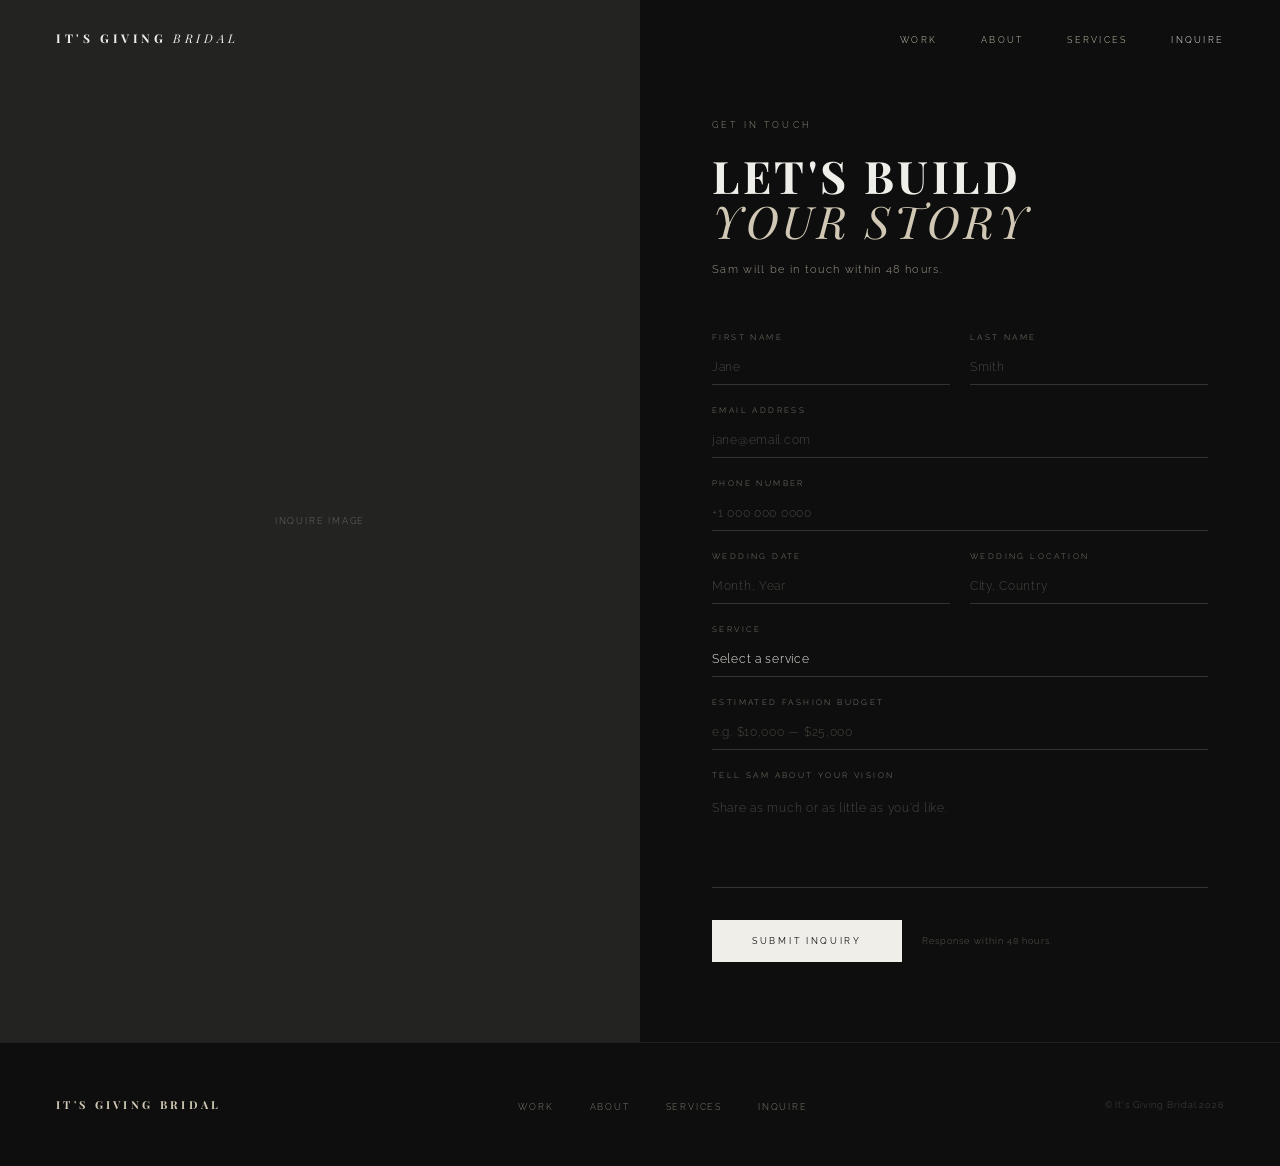
<file: its-giving-bridal/inquire.html>
<!DOCTYPE html>
<html lang="en">
<head>
  <meta charset="UTF-8">
  <meta name="viewport" content="width=device-width, initial-scale=1.0">
  <title>Inquire — It's Giving Bridal</title>
  <meta name="description" content="Work with Sam Ruiz — bridal fashion stylist for destination and multi-day wedding celebrations.">
  <link rel="stylesheet" href="style.css">
  <style>

    .inquire-wrap {
      min-height: 100vh;
      display: grid;
      grid-template-columns: 1fr 1fr;
    }

    /* LEFT IMAGE */
    .inquire-image {
      position: relative;
      overflow: hidden;
      min-height: 100vh;
    }

    .inquire-image img {
      width: 100%;
      height: 100%;
      object-fit: cover;
      filter: brightness(0.7) grayscale(10%);
    }

    /* RIGHT FORM */
    .inquire-form-wrap {
      display: flex;
      flex-direction: column;
      justify-content: center;
      padding: 120px 72px 80px;
      background: var(--black);
    }

    .inquire-form-wrap .section-label {
      margin-bottom: 24px;
    }

    .inquire-title {
      font-family: var(--serif);
      font-size: clamp(32px, 3.5vw, 52px);
      font-weight: 700;
      letter-spacing: 0.08em;
      text-transform: uppercase;
      line-height: 1.0;
      color: var(--cloud);
      margin-bottom: 16px;
    }

    .inquire-title em {
      font-style: italic;
      font-weight: 400;
      color: var(--champagne);
      display: block;
    }

    .inquire-sub {
      font-family: var(--sans);
      font-size: 11px;
      letter-spacing: 0.12em;
      line-height: 1.9;
      color: var(--champagne);
      opacity: 0.75;
      margin-bottom: 52px;
    }

    /* FORM */
    .form {
      display: flex;
      flex-direction: column;
      gap: 20px;
    }

    .form-row {
      display: grid;
      grid-template-columns: 1fr 1fr;
      gap: 20px;
    }

    .form-field {
      display: flex;
      flex-direction: column;
      gap: 8px;
    }

    .form-field label {
      font-family: var(--sans);
      font-size: 8px;
      letter-spacing: 0.3em;
      text-transform: uppercase;
      color: var(--champagne);
      opacity: 0.6;
    }

    .form-field input,
    .form-field select,
    .form-field textarea {
      background: transparent;
      border: none;
      border-bottom: 1px solid rgba(208,200,180,0.2);
      color: var(--cloud);
      font-family: var(--sans);
      font-size: 12px;
      font-weight: 300;
      letter-spacing: 0.06em;
      padding: 10px 0;
      outline: none;
      transition: border-color 0.3s;
      width: 100%;
      -webkit-appearance: none;
    }

    .form-field input::placeholder,
    .form-field textarea::placeholder {
      color: var(--champagne);
      opacity: 0.3;
    }

    .form-field input:focus,
    .form-field select:focus,
    .form-field textarea:focus {
      border-color: var(--champagne);
    }

    .form-field select option {
      background: var(--charcoal);
      color: var(--cloud);
    }

    .form-field textarea {
      resize: none;
      height: 100px;
      line-height: 1.8;
    }

    .form-field.full { grid-column: span 2; }

    .form-submit {
      margin-top: 12px;
      display: flex;
      align-items: center;
      gap: 20px;
    }

    .btn-submit {
      font-family: var(--sans);
      font-size: 9px;
      letter-spacing: 0.3em;
      text-transform: uppercase;
      color: var(--black);
      background: var(--cloud);
      border: none;
      padding: 16px 40px;
      cursor: pointer;
      transition: background 0.3s, color 0.3s;
    }

    .btn-submit:hover {
      background: var(--champagne);
    }

    .form-note {
      font-family: var(--sans);
      font-size: 9px;
      letter-spacing: 0.12em;
      color: var(--champagne);
      opacity: 0.4;
    }

    /* RESPONSIVE */
    @media (max-width: 900px) {
      .inquire-wrap { grid-template-columns: 1fr; }
      .inquire-image { min-height: 50vh; }
      .inquire-form-wrap { padding: 72px 28px 60px; }
      .form-row { grid-template-columns: 1fr; }
      .form-field.full { grid-column: span 1; }
    }
  </style>
</head>
<body>

  <!-- NAV -->
  <nav id="nav">
    <a href="index.html" class="nav-logo">It's Giving <em>Bridal</em></a>
    <ul class="nav-links">
      <li><a href="work.html">Work</a></li>
      <li><a href="about.html">About</a></li>
      <li><a href="services.html">Services</a></li>
      <li><a href="inquire.html" class="active">Inquire</a></li>
    </ul>
    <div class="nav-hamburger" onclick="toggleMenu()">
      <span></span><span></span><span></span>
    </div>
  </nav>

  <div class="inquire-wrap">

    <!-- LEFT IMAGE -->
    <div class="inquire-image">
      <!-- REPLACE: swap with an editorial or bridal image -->
      <div class="img-placeholder" style="min-height:100vh;"><span>Inquire Image</span></div>
    </div>

    <!-- RIGHT FORM -->
    <div class="inquire-form-wrap">
      <span class="section-label">Get In Touch</span>
      <h1 class="inquire-title">
        LET'S BUILD<br>
        <em>Your Story</em>
      </h1>
      <p class="inquire-sub">Sam will be in touch within 48 hours.</p>

      <form class="form" action="https://formspree.io/f/YOUR-FORM-ID" method="POST">
        <!-- REPLACE: sign up at formspree.io and replace YOUR-FORM-ID with your form ID -->

        <div class="form-row">
          <div class="form-field">
            <label>First Name</label>
            <input type="text" name="first_name" placeholder="Jane" required>
          </div>
          <div class="form-field">
            <label>Last Name</label>
            <input type="text" name="last_name" placeholder="Smith" required>
          </div>
        </div>

        <div class="form-field">
          <label>Email Address</label>
          <input type="email" name="email" placeholder="jane@email.com" required>
        </div>

        <div class="form-field">
          <label>Phone Number</label>
          <input type="tel" name="phone" placeholder="+1 000 000 0000">
        </div>

        <div class="form-row">
          <div class="form-field">
            <label>Wedding Date</label>
            <input type="text" name="wedding_date" placeholder="Month, Year">
          </div>
          <div class="form-field">
            <label>Wedding Location</label>
            <input type="text" name="wedding_location" placeholder="City, Country">
          </div>
        </div>

        <div class="form-field">
          <label>Service</label>
          <select name="service">
            <option value="" disabled selected>Select a service</option>
            <option value="bridal">Full Service Bridal Styling</option>
            <option value="editorial">Editorial & Campaign Styling</option>
            <option value="unsure">Not Sure Yet</option>
          </select>
        </div>

        <div class="form-field">
          <label>Estimated Fashion Budget</label>
          <input type="text" name="budget" placeholder="e.g. $10,000 — $25,000">
        </div>

        <div class="form-field">
          <label>Tell Sam About Your Vision</label>
          <textarea name="message" placeholder="Share as much or as little as you'd like."></textarea>
        </div>

        <div class="form-submit">
          <button type="submit" class="btn-submit">Submit Inquiry</button>
          <span class="form-note">Response within 48 hours.</span>
        </div>

      </form>
    </div>

  </div>

  <!-- FOOTER -->
  <footer>
    <span class="footer-logo">It's Giving Bridal</span>
    <ul class="footer-links">
      <li><a href="work.html">Work</a></li>
      <li><a href="about.html">About</a></li>
      <li><a href="services.html">Services</a></li>
      <li><a href="inquire.html">Inquire</a></li>
    </ul>
    <span class="footer-copy">© It's Giving Bridal 2026</span>
  </footer>

  <script>
    window.addEventListener('scroll', () => {
      document.getElementById('nav').classList.toggle('scrolled', window.scrollY > 40);
    });
    function toggleMenu() {
      const links = document.querySelector('.nav-links');
      links.style.display = links.style.display === 'flex' ? 'none' : 'flex';
    }
  </script>

</body>
</html>
</file>
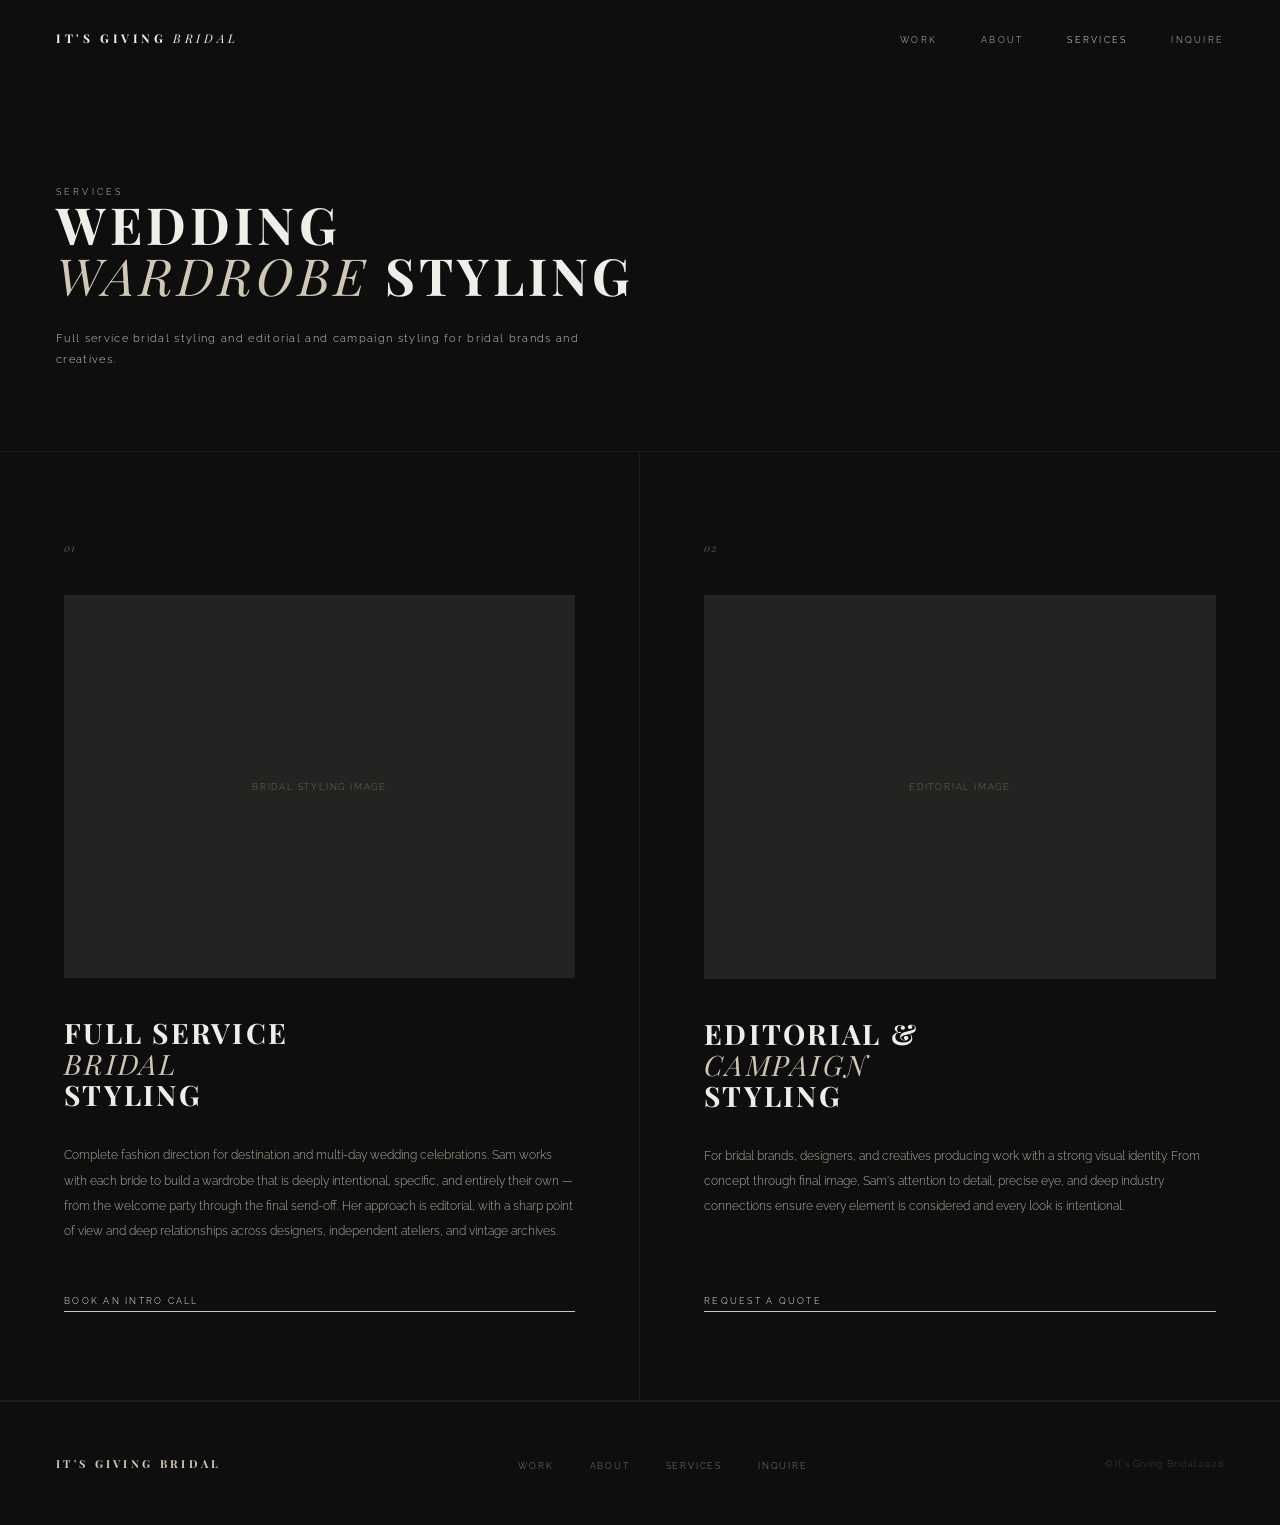
<file: its-giving-bridal/services.html>
<!DOCTYPE html>
<html lang="en">
<head>
  <meta charset="UTF-8">
  <meta name="viewport" content="width=device-width, initial-scale=1.0">
  <title>Services — It's Giving Bridal</title>
  <meta name="description" content="Full service bridal styling for destination and multi-day wedding celebrations. Editorial and campaign styling for bridal brands and creatives.">
  <link rel="stylesheet" href="style.css">
  <style>

    /* PAGE HEADER */
    .page-header {
      padding: 180px 56px 80px;
      border-bottom: 1px solid rgba(240,238,233,0.06);
    }

    .page-header .section-label {
      margin-bottom: 28px;
      opacity: 0;
      animation: fadeup 1s ease forwards 0.2s;
    }

    .page-header-title {
      font-family: var(--serif);
      font-size: clamp(36px, 4vw, 60px);
      font-weight: 700;
      letter-spacing: 0.08em;
      text-transform: uppercase;
      line-height: 1.0;
      color: var(--cloud);
      opacity: 0;
      animation: fadeup 1s ease forwards 0.4s;
    }

    .page-header-title em {
      font-style: italic;
      font-weight: 400;
      color: var(--champagne);
    }

    .page-header-sub {
      font-family: var(--sans);
      font-size: 11px;
      letter-spacing: 0.12em;
      line-height: 1.9;
      color: var(--champagne);
      max-width: 560px;
      margin-top: 28px;
      opacity: 0;
      animation: fadeup 1s ease forwards 0.6s;
    }

    /* SERVICES */
    .services {
      display: grid;
      grid-template-columns: 1fr 1fr;
    }

    .service {
      padding: 88px 64px;
      border-right: 1px solid rgba(240,238,233,0.06);
      border-bottom: 1px solid rgba(240,238,233,0.06);
      display: flex;
      flex-direction: column;
    }

    .service:last-child { border-right: none; }

    .service-number {
      font-family: var(--serif);
      font-size: 11px;
      font-style: italic;
      letter-spacing: 0.1em;
      color: var(--champagne);
      opacity: 0.4;
      margin-bottom: 40px;
    }

    .service-title {
      font-family: var(--serif);
      font-size: clamp(22px, 2.2vw, 32px);
      font-weight: 700;
      letter-spacing: 0.08em;
      text-transform: uppercase;
      line-height: 1.1;
      color: var(--cloud);
      margin-bottom: 32px;
    }

    .service-title em {
      font-style: italic;
      font-weight: 400;
      color: var(--champagne);
      display: block;
    }

    .service-body {
      font-family: var(--sans);
      font-size: 12px;
      line-height: 2.1;
      color: var(--champagne);
      opacity: 0.85;
      flex: 1;
      margin-bottom: 52px;
    }

    /* SERVICE IMAGE */
    .service-image {
      width: 100%;
      aspect-ratio: 4/3;
      overflow: hidden;
      margin-bottom: 40px;
    }

    .service-image img {
      width: 100%;
      height: 100%;
      object-fit: cover;
      filter: brightness(0.75) grayscale(10%);
      transition: transform 0.8s ease;
    }

    .service:hover .service-image img { transform: scale(1.04); }

    /* RESPONSIVE */
    @media (max-width: 900px) {
      .page-header { padding: 140px 28px 60px; }
      .services { grid-template-columns: 1fr; }
      .service { padding: 60px 28px; border-right: none; }
    }
  </style>
</head>
<body>

  <!-- NAV -->
  <nav id="nav">
    <a href="index.html" class="nav-logo">It's Giving <em>Bridal</em></a>
    <ul class="nav-links">
      <li><a href="work.html">Work</a></li>
      <li><a href="about.html">About</a></li>
      <li><a href="services.html" class="active">Services</a></li>
      <li><a href="inquire.html">Inquire</a></li>
    </ul>
    <div class="nav-hamburger" onclick="toggleMenu()">
      <span></span><span></span><span></span>
    </div>
  </nav>

  <!-- PAGE HEADER -->
  <header class="page-header">
    <span class="section-label">Services</span>
    <h1 class="page-header-title">WEDDING<br><em>Wardrobe</em> STYLING</h1>
    <p class="page-header-sub">Full service bridal styling and editorial and campaign styling for bridal brands and creatives.</p>
  </header>

  <!-- SERVICES -->
  <section class="services">

    <!-- SERVICE 01 -->
    <div class="service">
      <span class="service-number">01</span>
      <div class="service-image">
        <!-- REPLACE: swap with a bridal styling image -->
        <div class="img-placeholder" style="height:100%;min-height:280px;"><span>Bridal Styling Image</span></div>
      </div>
      <h2 class="service-title">FULL SERVICE<br><em>Bridal</em> STYLING</h2>
      <p class="service-body">Complete fashion direction for destination and multi-day wedding celebrations. Sam works with each bride to build a wardrobe that is deeply intentional, specific, and entirely their own — from the welcome party through the final send-off. Her approach is editorial, with a sharp point of view and deep relationships across designers, independent ateliers, and vintage archives.</p>
      <a href="inquire.html" class="text-link">Book an Intro Call</a>
    </div>

    <!-- SERVICE 02 -->
    <div class="service">
      <span class="service-number">02</span>
      <div class="service-image">
        <!-- REPLACE: swap with an editorial image -->
        <div class="img-placeholder" style="height:100%;min-height:280px;"><span>Editorial Image</span></div>
      </div>
      <h2 class="service-title">EDITORIAL &<br><em>Campaign</em> STYLING</h2>
      <p class="service-body">For bridal brands, designers, and creatives producing work with a strong visual identity. From concept through final image, Sam's attention to detail, precise eye, and deep industry connections ensure every element is considered and every look is intentional.</p>
      <a href="inquire.html" class="text-link">Request a Quote</a>
    </div>

  </section>

  <!-- FOOTER -->
  <footer>
    <span class="footer-logo">It's Giving Bridal</span>
    <ul class="footer-links">
      <li><a href="work.html">Work</a></li>
      <li><a href="about.html">About</a></li>
      <li><a href="services.html">Services</a></li>
      <li><a href="inquire.html">Inquire</a></li>
    </ul>
    <span class="footer-copy">© It's Giving Bridal 2026</span>
  </footer>

  <script>
    window.addEventListener('scroll', () => {
      document.getElementById('nav').classList.toggle('scrolled', window.scrollY > 40);
    });
    function toggleMenu() {
      const links = document.querySelector('.nav-links');
      links.style.display = links.style.display === 'flex' ? 'none' : 'flex';
    }
  </script>

</body>
</html>
</file>
<file: style.css>
/* ============================================
   ITS GIVING BRIDAL — Global Styles
   ============================================ */

@import url('https://fonts.googleapis.com/css2?family=Playfair+Display:ital,wght@0,400;0,700;1,400;1,700&family=Raleway:wght@200;300;400;500&display=swap');

*, *::before, *::after {
  box-sizing: border-box;
  margin: 0;
  padding: 0;
}

:root {
  --black:      #0E0E0E;
  --charcoal:   #383836;
  --champagne:  #EAE3D5;
  --cloud:      #F0EEE9;
  --serif:      'Playfair Display', Georgia, serif;
  --sans:       'Raleway', sans-serif;
}

html { scroll-behavior: smooth; }

body {
  background: var(--black);
  color: var(--cloud);
  font-family: var(--sans);
  font-weight: 400;
  overflow-x: hidden;
  -webkit-font-smoothing: antialiased;
}

img {
  display: block;
  width: 100%;
  object-fit: cover;
}

a { text-decoration: none; color: inherit; }

/* ============================================
   NAV
   ============================================ */

nav {
  position: fixed;
  top: 0; left: 0; right: 0;
  z-index: 100;
  display: flex;
  justify-content: space-between;
  align-items: center;
  padding: 28px 56px;
  background: transparent;
  transition: background 0.4s;
}

nav.scrolled {
  background: rgba(14,14,14,0.95);
  backdrop-filter: blur(8px);
}

.nav-logo-img {
  height: 36px;
  width: auto;
  display: block;
  filter: invert(1);
  opacity: 0.9;
  transition: opacity 0.3s;
}

.nav-logo-img:hover { opacity: 1; }

.nav-logo {
  font-family: var(--serif);
  font-size: 12px;
  font-weight: 700;
  letter-spacing: 0.3em;
  text-transform: uppercase;
  color: var(--cloud);
}

.nav-logo em {
  font-style: italic;
  font-weight: 700;
}

.nav-links {
  display: flex;
  gap: 44px;
  list-style: none;
}

.nav-links a {
  font-family: var(--sans);
  font-size: 9px;
  font-weight: 300;
  letter-spacing: 0.25em;
  text-transform: uppercase;
  color: var(--champagne);
  transition: color 0.3s;
}

.nav-links a:hover,
.nav-links a.active {
  color: var(--cloud);
}

.nav-hamburger {
  display: none;
  flex-direction: column;
  gap: 5px;
  cursor: pointer;
}

.nav-hamburger span {
  display: block;
  width: 24px;
  height: 1px;
  background: var(--cloud);
  transition: all 0.3s;
}

/* ============================================
   FOOTER
   ============================================ */

footer {
  padding: 52px 56px;
  display: flex;
  justify-content: space-between;
  align-items: center;
  gap: 24px;
}

.footer-logo {
  font-family: var(--serif);
  font-size: 11px;
  font-weight: 700;
  letter-spacing: 0.3em;
  text-transform: uppercase;
  color: var(--champagne);
}

.footer-links {
  display: flex;
  gap: 36px;
  list-style: none;
}

.footer-links a {
  font-family: var(--sans);
  font-size: 9px;
  letter-spacing: 0.2em;
  text-transform: uppercase;
  color: var(--champagne);
  opacity: 0.6;
  transition: opacity 0.3s;
}

.footer-links a:hover { opacity: 1; }

.footer-copy {
  font-family: var(--sans);
  font-size: 9px;
  letter-spacing: 0.1em;
  color: var(--champagne);
  opacity: 0.55;
}

/* ============================================
   SHARED ELEMENTS
   ============================================ */

.section-label {
  font-family: var(--sans);
  font-size: 9px;
  letter-spacing: 0.35em;
  text-transform: uppercase;
  color: var(--champagne);
  opacity: 0.7;
}

.text-link {
  font-family: var(--sans);
  font-size: 9px;
  letter-spacing: 0.25em;
  text-transform: uppercase;
  color: var(--cloud);
  border-bottom: 1px solid var(--champagne);
  padding-bottom: 5px;
  transition: color 0.3s, border-color 0.3s;
  display: inline-block;
}

.text-link:hover {
  color: var(--champagne);
  border-color: var(--cloud);
}

.img-placeholder {
  width: 100%;
  height: 100%;
  background: var(--charcoal);
  display: flex;
  align-items: center;
  justify-content: center;
  opacity: 0.65;
}

.img-placeholder span {
  font-family: var(--sans);
  font-size: 9px;
  letter-spacing: 0.2em;
  text-transform: uppercase;
  color: var(--champagne);
}

/* ============================================
   ANIMATIONS
   ============================================ */

@keyframes fadeup {
  from { opacity: 0; transform: translateY(24px); }
  to   { opacity: 1; transform: translateY(0); }
}

@keyframes fadein {
  from { opacity: 0; }
  to   { opacity: 1; }
}

@keyframes slowzoom {
  from { transform: scale(1.06); }
  to   { transform: scale(1.0); }
}

/* ============================================
   NAV SCROLL BEHAVIOR
   ============================================ */

/* ============================================
   RESPONSIVE
   ============================================ */

@media (max-width: 768px) {
  nav { padding: 24px 28px; }
  .nav-links { display: none; }
  .nav-hamburger { display: flex; }
  footer {
    flex-direction: column;
    text-align: center;
    padding: 40px 28px;
  }
  .footer-links { flex-wrap: wrap; justify-content: center; }
}
</file>
<file: its-giving-bridal/style.css>
/* ============================================
   ITS GIVING BRIDAL — Global Styles
   ============================================ */

@import url('https://fonts.googleapis.com/css2?family=Playfair+Display:ital,wght@0,400;0,700;1,400;1,700&family=Raleway:wght@200;300;400;500&display=swap');

*, *::before, *::after {
  box-sizing: border-box;
  margin: 0;
  padding: 0;
}

:root {
  --black:      #0E0E0E;
  --charcoal:   #383836;
  --champagne:  #D0C8B4;
  --cloud:      #F0EEE9;
  --serif:      'Playfair Display', Georgia, serif;
  --sans:       'Raleway', sans-serif;
}

html { scroll-behavior: smooth; }

body {
  background: var(--black);
  color: var(--cloud);
  font-family: var(--sans);
  font-weight: 300;
  overflow-x: hidden;
  -webkit-font-smoothing: antialiased;
}

img {
  display: block;
  width: 100%;
  height: 100%;
  object-fit: cover;
}

a { text-decoration: none; color: inherit; }

/* ============================================
   NAV
   ============================================ */

nav {
  position: fixed;
  top: 0; left: 0; right: 0;
  z-index: 100;
  display: flex;
  justify-content: space-between;
  align-items: center;
  padding: 28px 56px;
  background: transparent;
  transition: background 0.4s;
}

nav.scrolled {
  background: rgba(14,14,14,0.95);
  backdrop-filter: blur(8px);
}

.nav-logo {
  font-family: var(--serif);
  font-size: 12px;
  font-weight: 700;
  letter-spacing: 0.3em;
  text-transform: uppercase;
  color: var(--cloud);
}

.nav-logo em {
  font-style: italic;
  font-weight: 400;
}

.nav-links {
  display: flex;
  gap: 44px;
  list-style: none;
}

.nav-links a {
  font-family: var(--sans);
  font-size: 9px;
  font-weight: 300;
  letter-spacing: 0.25em;
  text-transform: uppercase;
  color: var(--champagne);
  transition: color 0.3s;
}

.nav-links a:hover,
.nav-links a.active {
  color: var(--cloud);
}

.nav-hamburger {
  display: none;
  flex-direction: column;
  gap: 5px;
  cursor: pointer;
}

.nav-hamburger span {
  display: block;
  width: 24px;
  height: 1px;
  background: var(--cloud);
  transition: all 0.3s;
}

/* ============================================
   FOOTER
   ============================================ */

footer {
  padding: 52px 56px;
  border-top: 1px solid rgba(240,238,233,0.08);
  display: flex;
  justify-content: space-between;
  align-items: center;
  gap: 24px;
}

.footer-logo {
  font-family: var(--serif);
  font-size: 11px;
  font-weight: 700;
  letter-spacing: 0.3em;
  text-transform: uppercase;
  color: var(--champagne);
}

.footer-links {
  display: flex;
  gap: 36px;
  list-style: none;
}

.footer-links a {
  font-family: var(--sans);
  font-size: 9px;
  letter-spacing: 0.2em;
  text-transform: uppercase;
  color: var(--champagne);
  opacity: 0.6;
  transition: opacity 0.3s;
}

.footer-links a:hover { opacity: 1; }

.footer-copy {
  font-family: var(--sans);
  font-size: 9px;
  letter-spacing: 0.1em;
  color: var(--champagne);
  opacity: 0.3;
}

/* ============================================
   SHARED ELEMENTS
   ============================================ */

.section-label {
  font-family: var(--sans);
  font-size: 9px;
  letter-spacing: 0.35em;
  text-transform: uppercase;
  color: var(--champagne);
  opacity: 0.7;
}

.text-link {
  font-family: var(--sans);
  font-size: 9px;
  letter-spacing: 0.25em;
  text-transform: uppercase;
  color: var(--cloud);
  border-bottom: 1px solid var(--champagne);
  padding-bottom: 5px;
  transition: color 0.3s, border-color 0.3s;
  display: inline-block;
}

.text-link:hover {
  color: var(--champagne);
  border-color: var(--cloud);
}

.img-placeholder {
  width: 100%;
  height: 100%;
  background: var(--charcoal);
  display: flex;
  align-items: center;
  justify-content: center;
  opacity: 0.5;
}

.img-placeholder span {
  font-family: var(--sans);
  font-size: 9px;
  letter-spacing: 0.2em;
  text-transform: uppercase;
  color: var(--champagne);
}

/* ============================================
   ANIMATIONS
   ============================================ */

@keyframes fadeup {
  from { opacity: 0; transform: translateY(24px); }
  to   { opacity: 1; transform: translateY(0); }
}

@keyframes fadein {
  from { opacity: 0; }
  to   { opacity: 1; }
}

@keyframes slowzoom {
  from { transform: scale(1.06); }
  to   { transform: scale(1.0); }
}

/* ============================================
   NAV SCROLL BEHAVIOR
   ============================================ */

/* ============================================
   RESPONSIVE
   ============================================ */

@media (max-width: 768px) {
  nav { padding: 24px 28px; }
  .nav-links { display: none; }
  .nav-hamburger { display: flex; }
  footer {
    flex-direction: column;
    text-align: center;
    padding: 40px 28px;
  }
  .footer-links { flex-wrap: wrap; justify-content: center; }
}
</file>
